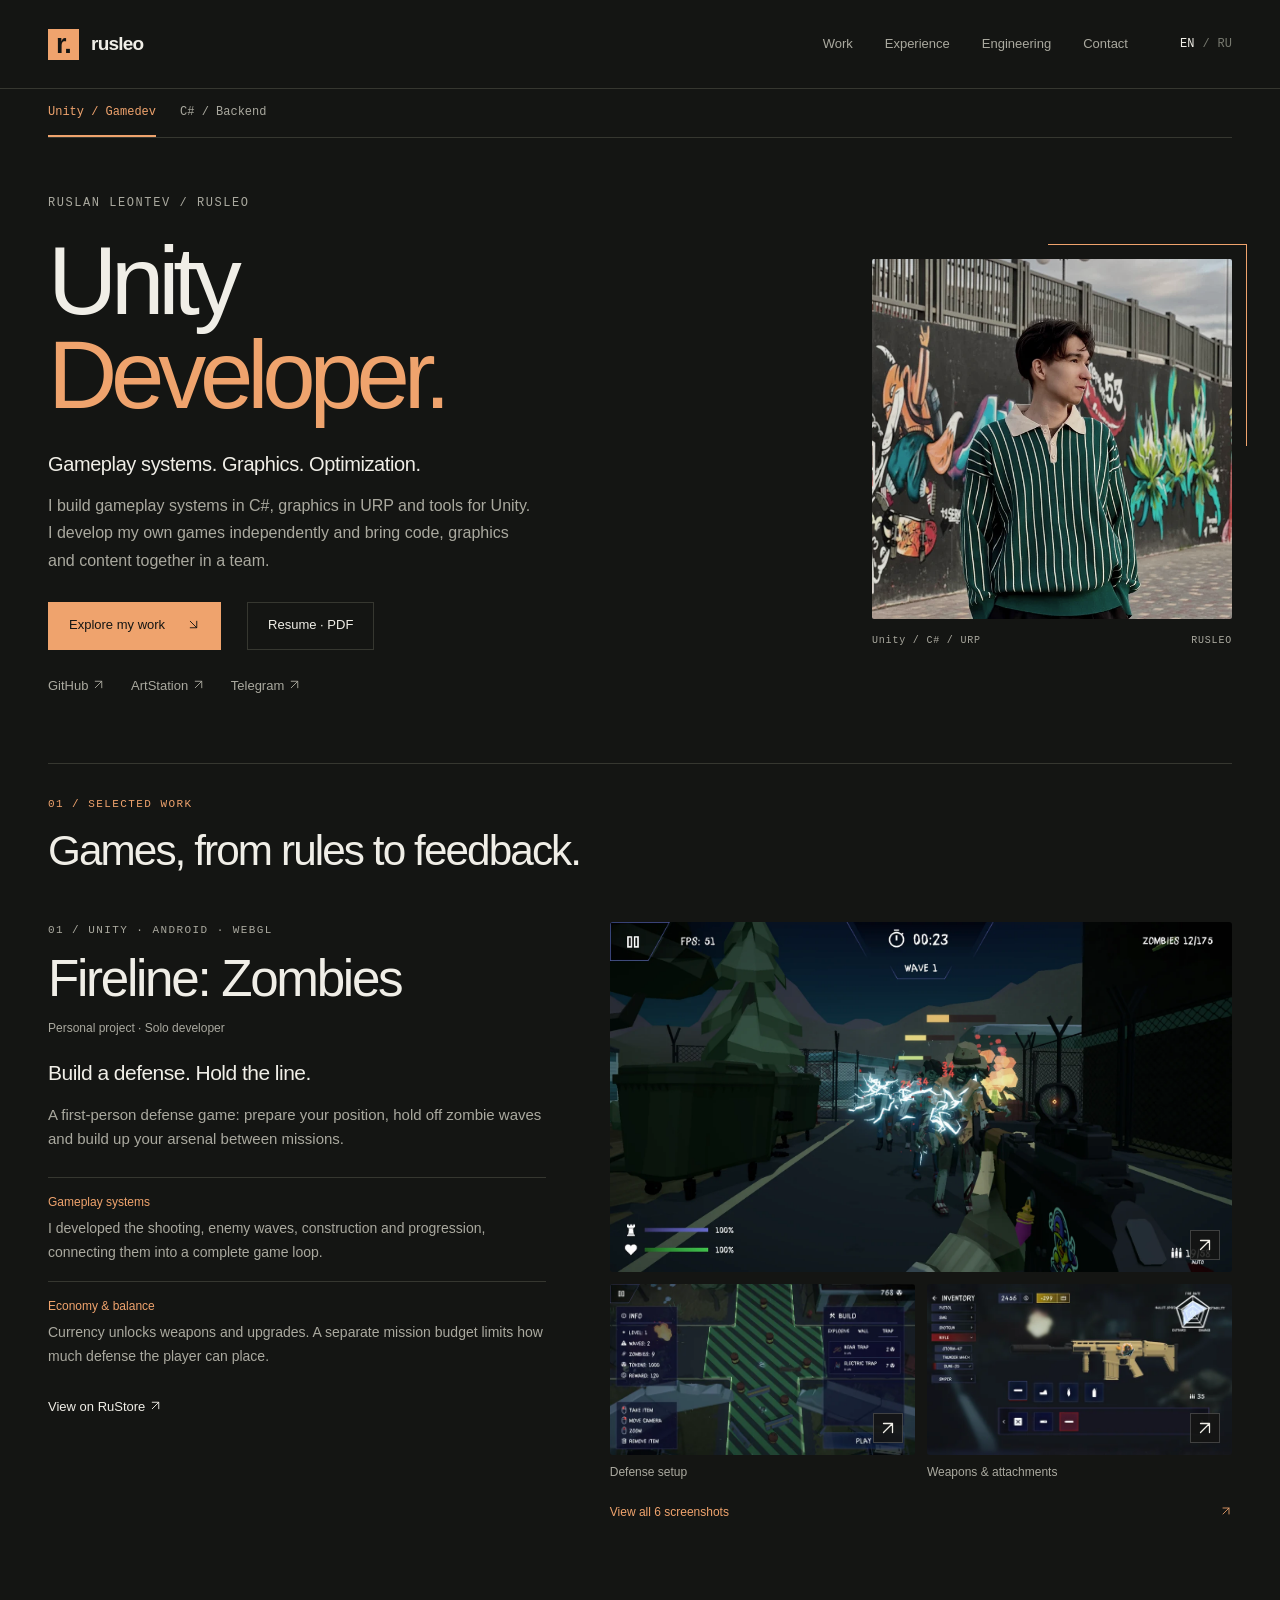
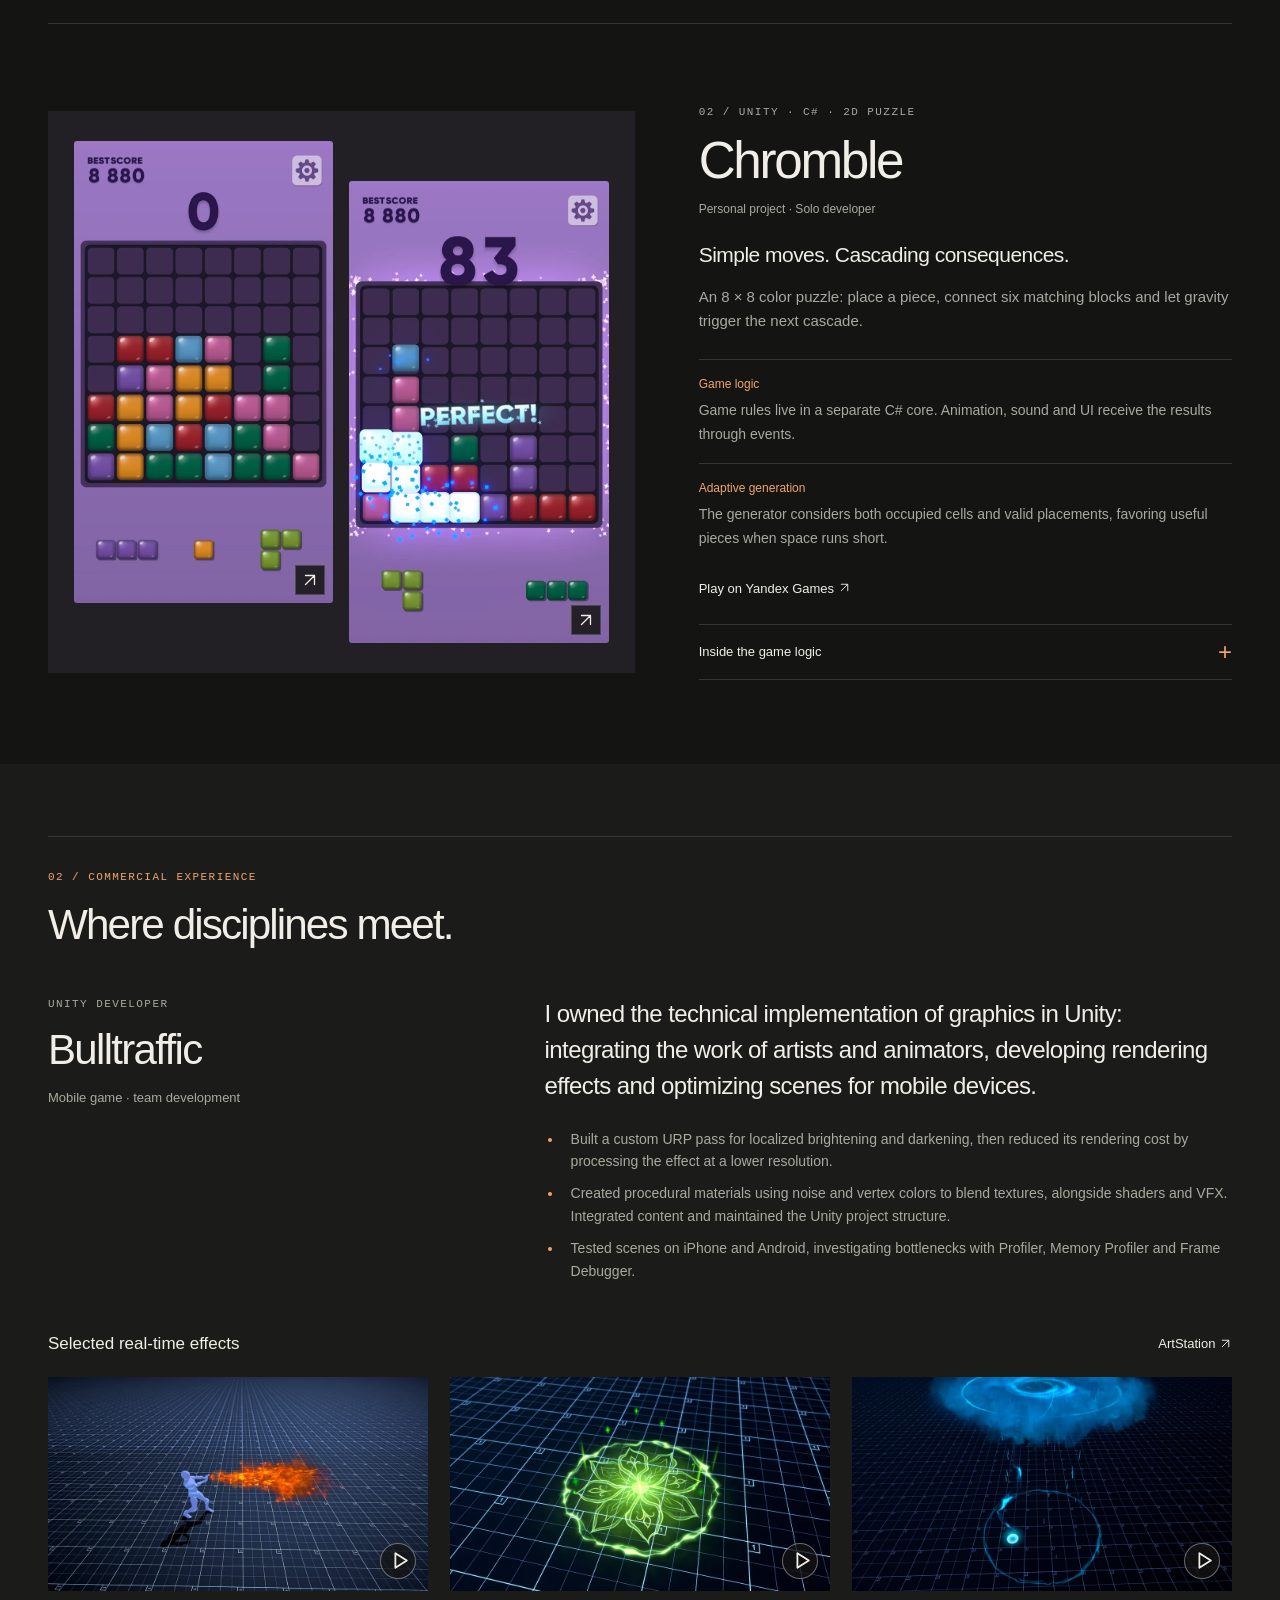
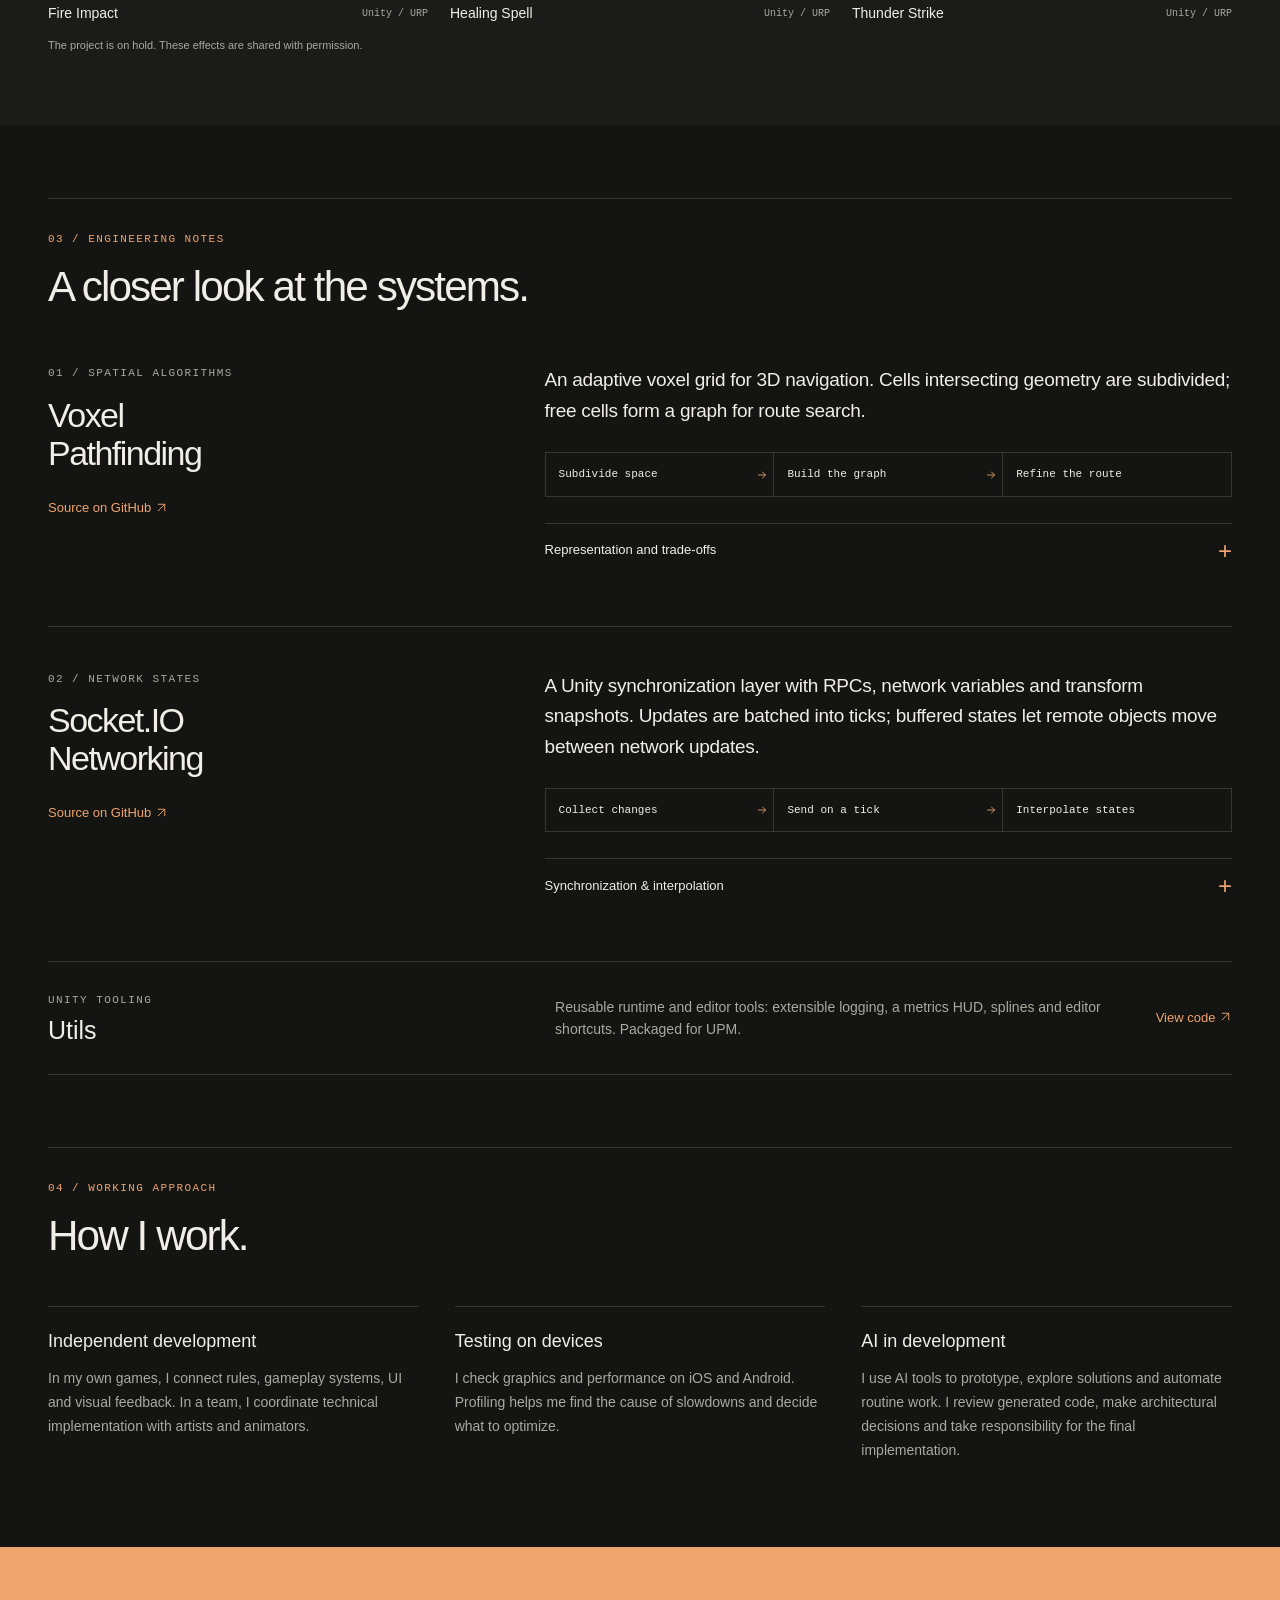
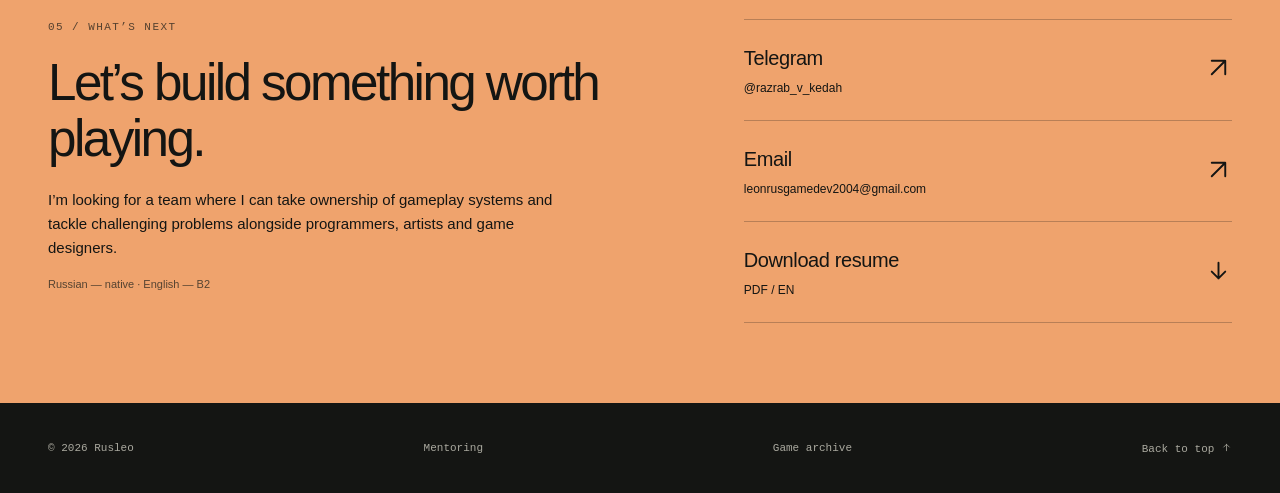
<file: index.html>
<!doctype html>
<html lang="en">
<head>
  <meta charset="utf-8">
  <meta name="viewport" content="width=device-width, initial-scale=1">
  <meta name="theme-color" content="#141513">
  <meta name="description" content="Ruslan Leontev — Unity Developer. Gameplay systems, real-time graphics and optimization. Selected games, commercial experience and open-source code.">
  <meta property="og:type" content="website">
  <meta property="og:title" content="Ruslan Leontev — Unity Developer">
  <meta property="og:description" content="Gameplay systems, real-time graphics and optimization. Selected work by Rusleo.">
  <meta property="og:url" content="https://rusleo.ru/">
  <meta property="og:image" content="https://rusleo.ru/assets/img/portfolio/social.jpg">
  <meta property="og:image:width" content="1200">
  <meta property="og:image:height" content="630">
  <meta name="twitter:card" content="summary_large_image">
  <link rel="canonical" href="https://rusleo.ru/">
  <link rel="icon" type="image/png" sizes="32x32" href="assets/img/portfolio/favicon.png?v=2">
  <link rel="icon" type="image/svg+xml" sizes="any" href="assets/img/portfolio/favicon.svg">
  <link rel="stylesheet" href="css/portfolio.css?v=20260917-workflow">
  <link rel="stylesheet" href="css/portfolio-nav.css?v=1">
  <title>Ruslan Leontev — Unity Developer</title>
</head>
<body id="top">
<a class="skip-link" href="#main">
<span data-i18n="skip">Skip to content</span>
</a>
<header class="site-header">
<div class="container topbar">
<a class="brand" href="#top">
<span class="brand-mark" aria-hidden="true">r.</span> rusleo</a>
<nav aria-label="Main" data-i18n-aria="navLabel">
<a class="nav-link" href="#work">
<span data-i18n="navWork">Work</span>
</a>
<a class="nav-link" href="#experience">
<span data-i18n="navExperience">Experience</span>
</a>
<a class="nav-link" href="#code">
<span data-i18n="navCode">Engineering</span>
</a>
<a class="nav-link" href="#contact">
<span data-i18n="navContact">Contact</span>
</a>
</nav>
<button class="lang-toggle" type="button" aria-label="Switch to Russian" data-i18n-aria="switchLanguage" hidden>
<span class="lang-en">EN</span>
<span aria-hidden="true">/</span>
<span class="lang-ru">RU</span>
</button>
</div>
</header>
<nav class="container portfolio-nav" aria-label="Portfolio">
  <a href="./" aria-current="page">Unity / Gamedev</a>
  <a href="csharp/">C# / Backend</a>
</nav>
<main id="main">
<section class="hero container" aria-labelledby="hero-title">
<div class="hero-copy">
<p data-i18n="heroName" class="eyebrow">RUSLAN LEONTEV / RUSLEO</p>
<h1 id="hero-title" aria-label="Unity Developer.">
<span class="hero-word" aria-hidden="true">Unity</span><br>
<span class="hero-word hero-word--accent" aria-hidden="true">Developer.</span>
</h1>
<p data-i18n="heroFocus" class="hero-focus">Gameplay systems. Graphics. Optimization.</p>
<p data-i18n="heroIntro" class="hero-intro">I build gameplay systems in C#, graphics in URP and tools for Unity. I develop my own games independently and bring code, graphics and content together in a team.</p>
<div class="actions">
<a class="button primary" href="#work">
<span data-i18n="viewWork">Explore my work</span> <span aria-hidden="true"><svg class="icon" viewBox="0 0 24 24" fill="none" stroke="currentColor" stroke-width="1.7" stroke-linecap="round" stroke-linejoin="round" aria-hidden="true" focusable="false"><path d="m6 6 12 12M6 18h12V6"/></svg></span>
</a>
<a class="button secondary" href="assets/Ruslan_Unity_Developer_CV.pdf?v=428f86d02760">
<span data-i18n="cv">Resume · PDF</span>
</a>
</div>
<div class="hero-links">
<a class="text-link" href="https://github.com/razrabVkedah" target="_blank" rel="noopener noreferrer">GitHub <svg class="icon" viewBox="0 0 24 24" fill="none" stroke="currentColor" stroke-width="1.7" stroke-linecap="round" stroke-linejoin="round" aria-hidden="true" focusable="false"><path d="M6 18 18 6M6 6h12v12"/></svg></a>
<a class="text-link" href="https://www.artstation.com/rusleo" target="_blank" rel="noopener noreferrer">ArtStation <svg class="icon" viewBox="0 0 24 24" fill="none" stroke="currentColor" stroke-width="1.7" stroke-linecap="round" stroke-linejoin="round" aria-hidden="true" focusable="false"><path d="M6 18 18 6M6 6h12v12"/></svg></a>
<a class="text-link" href="https://t.me/razrab_v_kedah" target="_blank" rel="noopener noreferrer">Telegram <svg class="icon" viewBox="0 0 24 24" fill="none" stroke="currentColor" stroke-width="1.7" stroke-linecap="round" stroke-linejoin="round" aria-hidden="true" focusable="false"><path d="M6 18 18 6M6 6h12v12"/></svg></a>
</div>
</div>
<figure class="hero-portrait">
<img src="assets/img/portfolio/portrait.webp" width="640" height="640" alt="Ruslan Leontev" data-i18n-alt="portrait" fetchpriority="high">
<figcaption>
<span>Unity / C# / URP</span>
<span aria-hidden="true">RUSLEO</span>
</figcaption>
</figure>
</section>
<section class="section container" id="work">
<div class="section-heading">
<div>
<span class="eyebrow">01 / <span data-i18n="workLabel">Selected work</span>
</span>
<h2 data-i18n="work">Games, from rules to feedback.</h2>
</div>
</div>
<article class="project fireline" aria-labelledby="fireline-title">
<header class="project-heading">
<p class="eyebrow">01 / UNITY · ANDROID · WEBGL</p>
<h3 id="fireline-title">Fireline: Zombies</h3>
<p data-i18n="solo" class="project-role">Personal project · Solo developer</p>
</header>
<div class="project-copy">
<p data-i18n="firelineLead" class="project-lead">Build a defense. Hold the line.</p>
<p data-i18n="firelineIntro">A first-person defense game: prepare your position, hold off zombie waves and build up your arsenal between missions.</p>
<dl class="project-facts">
<div>
<dt data-i18n="loopLabel">Gameplay systems</dt>
<dd data-i18n="firelineLoop">I developed the shooting, enemy waves, construction and progression, connecting them into a complete game loop.</dd>
</div>
<div>
<dt data-i18n="economyLabel">Economy &amp; balance</dt>
<dd data-i18n="firelineEconomy">Currency unlocks weapons and upgrades. A separate mission budget limits how much defense the player can place.</dd>
</div>
</dl>
<div class="actions">
<a class="text-link" href="https://rustore.ru/catalog/app/com.rusleo.firelinezombies" target="_blank" rel="noopener noreferrer"><span data-i18n="firelinePlay">View on RuStore</span> <span aria-hidden="true"><svg class="icon" viewBox="0 0 24 24" fill="none" stroke="currentColor" stroke-width="1.7" stroke-linecap="round" stroke-linejoin="round" aria-hidden="true" focusable="false"><path d="M6 18 18 6M6 6h12v12"/></svg></span></a>
</div>
</div>
<div class="project-media fireline-media">
<a class="shot" href="assets/img/fireline-zombies/combat.webp" data-image>
<img src="assets/img/fireline-zombies/combat.webp" width="1600" height="900" alt="Fireline: first-person combat with electrical hits against a zombie wave" data-i18n-alt="firelineCombat" loading="eager" decoding="async">
<span class="zoom" aria-hidden="true"><svg class="icon" viewBox="0 0 24 24" fill="none" stroke="currentColor" stroke-width="1.7" stroke-linecap="round" stroke-linejoin="round" aria-hidden="true" focusable="false"><path d="M6 18 18 6M6 6h12v12"/></svg></span>
</a>
<div class="fireline-thumbs">
<figure>
<a class="shot" href="assets/img/fireline-zombies/building.webp" data-image>
<img src="assets/img/fireline-zombies/building-thumb.webp" width="640" height="360" alt="Fireline: placing defenses inside the mission's construction zone" data-i18n-alt="firelineBuilding" loading="lazy" decoding="async">
<span class="zoom" aria-hidden="true"><svg class="icon" viewBox="0 0 24 24" fill="none" stroke="currentColor" stroke-width="1.7" stroke-linecap="round" stroke-linejoin="round" aria-hidden="true" focusable="false"><path d="M6 18 18 6M6 6h12v12"/></svg></span>
</a>
<figcaption data-i18n="buildingCaption">Defense setup</figcaption>
</figure>
<figure>
<a class="shot" href="assets/img/fireline-zombies/arsenal.webp" data-image>
<img src="assets/img/fireline-zombies/arsenal-thumb.webp" width="640" height="360" alt="Fireline: weapon selection, attachments and stats in the arsenal" data-i18n-alt="firelineArsenal" loading="lazy" decoding="async">
<span class="zoom" aria-hidden="true"><svg class="icon" viewBox="0 0 24 24" fill="none" stroke="currentColor" stroke-width="1.7" stroke-linecap="round" stroke-linejoin="round" aria-hidden="true" focusable="false"><path d="M6 18 18 6M6 6h12v12"/></svg></span>
</a>
<figcaption data-i18n="arsenalCaption">Weapons &amp; attachments</figcaption>
</figure>
</div>
<a href="assets/img/fireline-zombies/modifiers.webp" data-image hidden aria-label="Fireline: choosing a temporary combat modifier" data-i18n-aria="firelineModifiers"></a>
<a href="assets/img/fireline-zombies/missions.webp" data-image hidden aria-label="Fireline: mission selection on the world map" data-i18n-aria="firelineMissions"></a>
<a href="assets/img/fireline-zombies/scope.webp" data-image hidden aria-label="Fireline: aiming through a scope at an approaching zombie group" data-i18n-aria="firelineScope"></a>
<a class="gallery-link" href="assets/img/fireline-zombies/combat.webp" data-gallery><span data-i18n="firelineGallery">View all 6 screenshots</span> <span aria-hidden="true"><svg class="icon" viewBox="0 0 24 24" fill="none" stroke="currentColor" stroke-width="1.7" stroke-linecap="round" stroke-linejoin="round" aria-hidden="true" focusable="false"><path d="M6 18 18 6M6 6h12v12"/></svg></span></a>
</div>
</article>
<article class="project chromble" aria-labelledby="chromble-title">
<header class="project-heading">
<p class="eyebrow">02 / UNITY · C# · <span data-i18n="puzzleLabel">2D puzzle</span></p>
<h3 id="chromble-title">Chromble</h3>
<p data-i18n="solo" class="project-role">Personal project · Solo developer</p>
</header>
<div class="project-media chromble-media">
<a class="shot" href="assets/img/chromble/board.webp" data-image>
<img src="assets/img/chromble/board.webp" width="720" height="1280" alt="Chromble: the 8 × 8 board and three playable pieces" data-i18n-alt="chrombleBoard" loading="lazy" decoding="async">
<span class="zoom" aria-hidden="true"><svg class="icon" viewBox="0 0 24 24" fill="none" stroke="currentColor" stroke-width="1.7" stroke-linecap="round" stroke-linejoin="round" aria-hidden="true" focusable="false"><path d="M6 18 18 6M6 6h12v12"/></svg></span>
</a>
<a class="shot" href="assets/img/chromble/cascade.webp" data-image>
<img src="assets/img/chromble/cascade.webp" width="720" height="1280" alt="Chromble: a color group clears with particles and combo feedback" data-i18n-alt="chrombleCascade" loading="lazy" decoding="async">
<span class="zoom" aria-hidden="true"><svg class="icon" viewBox="0 0 24 24" fill="none" stroke="currentColor" stroke-width="1.7" stroke-linecap="round" stroke-linejoin="round" aria-hidden="true" focusable="false"><path d="M6 18 18 6M6 6h12v12"/></svg></span>
</a>
</div>
<div class="project-copy">
<p data-i18n="chrombleLead" class="project-lead">Simple moves. Cascading consequences.</p>
<p data-i18n="chrombleIntro">An 8 × 8 color puzzle: place a piece, connect six matching blocks and let gravity trigger the next cascade.</p>
<dl class="project-facts">
<div>
<dt data-i18n="coreLabel">Game logic</dt>
<dd data-i18n="chrombleCore">Game rules live in a separate C# core. Animation, sound and UI receive the results through events.</dd>
</div>
<div>
<dt data-i18n="generationLabel">Adaptive generation</dt>
<dd data-i18n="chrombleGeneration">The generator considers both occupied cells and valid placements, favoring useful pieces when space runs short.</dd>
</div>
</dl>
<div class="actions">
<a class="text-link" href="https://yandex.ru/games/app/562818" target="_blank" rel="noopener noreferrer"><span data-i18n="chromblePlay">Play on Yandex Games</span> <span aria-hidden="true"><svg class="icon" viewBox="0 0 24 24" fill="none" stroke="currentColor" stroke-width="1.7" stroke-linecap="round" stroke-linejoin="round" aria-hidden="true" focusable="false"><path d="M6 18 18 6M6 6h12v12"/></svg></span></a>
</div>
<details class="breakdown">
<summary>
<span data-i18n="chrombleDetails">Inside the game logic</span>
<span class="expand" aria-hidden="true">+</span>
</summary>
<div class="breakdown-body">
<p data-i18n="chrombleDetail1">BoardModel handles placement, gravity and connected color groups. BoardResolver computes the cascade sequence; effects and sound follow its events.</p>
<ol class="pipeline">
<li data-i18n="chrombleStep1">Evaluate the board</li>
<li data-i18n="chrombleStep2">Choose a shape and color</li>
<li data-i18n="chrombleStep3">Resolve the cascade</li>
</ol>
<p data-i18n="chrombleDetail2">When space runs short, SpawnDirector favors pieces with more valid placements or searches for a shape, color and position that clears more blocks. Piece selection responds to the shape of the free space, not just its area.</p>
<p data-i18n="chrombleDetail3">The next piece can be picked up during a cascade, but placement waits until the board settles. Preview calculations do not change the live board.</p>
</div>
</details>
</div>
</article>
</section>
<section class="section experience-section" id="experience">
<div class="container">
<div class="section-heading">
<div>
<span class="eyebrow">02 / <span data-i18n="experienceLabel">Commercial experience</span>
</span>
<h2 data-i18n="experience">Where disciplines meet.</h2>
</div>
</div>
<div class="experience-intro">
<div>
<p class="eyebrow">UNITY DEVELOPER</p>
<h3>Bulltraffic</h3>
<p data-i18n="bullContext" class="muted">Mobile game · team development</p>
</div>
<div>
<p data-i18n="bullIntro" class="experience-lead">I owned the technical implementation of graphics in Unity: integrating the work of artists and animators, developing rendering effects and optimizing scenes for mobile devices.</p>
<ul class="experience-list">
<li data-i18n="bull1">Built a custom URP pass for localized brightening and darkening, then reduced its rendering cost by processing the effect at a lower resolution.</li>
<li data-i18n="bull2">Created procedural materials using noise and vertex colors to blend textures, alongside shaders and VFX. Integrated content and maintained the Unity project structure.</li>
<li data-i18n="bull3">Tested scenes on iPhone and Android, investigating bottlenecks with Profiler, Memory Profiler and Frame Debugger.</li>
</ul>
</div>
</div>
<div class="vfx-heading">
<h4 data-i18n="vfxHeading">Selected real-time effects</h4>
<a class="text-link" href="https://www.artstation.com/rusleo" target="_blank" rel="noopener noreferrer">ArtStation <svg class="icon" viewBox="0 0 24 24" fill="none" stroke="currentColor" stroke-width="1.7" stroke-linecap="round" stroke-linejoin="round" aria-hidden="true" focusable="false"><path d="M6 18 18 6M6 6h12v12"/></svg></a>
</div>
<div class="vfx-grid">
<a class="vfx-item" href="https://www.youtube.com/watch?v=v-npzKpGGV8" data-video="v-npzKpGGV8">
<div class="vfx-preview">
<img src="assets/img/portfolio/fire.webp" width="960" height="540" loading="lazy" alt=""/>
<span class="play-icon" aria-hidden="true"><svg class="icon" viewBox="0 0 24 24" fill="none" stroke="currentColor" stroke-width="1.7" stroke-linecap="round" stroke-linejoin="round" aria-hidden="true" focusable="false"><path d="m9 5 11 7-11 7Z"/></svg></span>
</div>
<div class="vfx-caption">
<h5 data-i18n="vfxfire">Fire Impact</h5>
<span class="muted">Unity / URP</span>
</div>
<span class="sr-only">
<span data-i18n="watch">Watch video</span>
</span>
</a>
<a class="vfx-item" href="https://www.youtube.com/watch?v=HFzsk558dPo" data-video="HFzsk558dPo">
<div class="vfx-preview">
<img src="assets/img/portfolio/heal.webp" width="960" height="540" loading="lazy" alt=""/>
<span class="play-icon" aria-hidden="true"><svg class="icon" viewBox="0 0 24 24" fill="none" stroke="currentColor" stroke-width="1.7" stroke-linecap="round" stroke-linejoin="round" aria-hidden="true" focusable="false"><path d="m9 5 11 7-11 7Z"/></svg></span>
</div>
<div class="vfx-caption">
<h5 data-i18n="vfxheal">Healing Spell</h5>
<span class="muted">Unity / URP</span>
</div>
<span class="sr-only">
<span data-i18n="watch">Watch video</span>
</span>
</a>
<a class="vfx-item" href="https://www.youtube.com/watch?v=s4bNwzBxY3g" data-video="s4bNwzBxY3g">
<div class="vfx-preview">
<img src="assets/img/portfolio/thunder.webp" width="960" height="540" loading="lazy" alt=""/>
<span class="play-icon" aria-hidden="true"><svg class="icon" viewBox="0 0 24 24" fill="none" stroke="currentColor" stroke-width="1.7" stroke-linecap="round" stroke-linejoin="round" aria-hidden="true" focusable="false"><path d="m9 5 11 7-11 7Z"/></svg></span>
</div>
<div class="vfx-caption">
<h5 data-i18n="vfxthunder">Thunder Strike</h5>
<span class="muted">Unity / URP</span>
</div>
<span class="sr-only">
<span data-i18n="watch">Watch video</span>
</span>
</a>
</div>
<p data-i18n="bullNote" class="media-caption">The project is on hold. These effects are shared with permission.</p>
</div>
</section>
<section class="section container" id="code">
<div class="section-heading">
<div>
<span class="eyebrow">03 / <span data-i18n="engineeringLabel">Engineering notes</span>
</span>
<h2 data-i18n="engineering">A closer look at the systems.</h2>
</div>
</div>
<article class="engineering-row">
<div class="engineering-title">
<p class="eyebrow">01 / <span data-i18n="spatialLabel">Spatial algorithms</span>
</p>
<h3>Voxel<br>Pathfinding</h3>
<a class="text-link" href="https://github.com/razrabVkedah/voxel-pathfinding" target="_blank" rel="noopener noreferrer">
<span data-i18n="source">Source on GitHub</span> <svg class="icon" viewBox="0 0 24 24" fill="none" stroke="currentColor" stroke-width="1.7" stroke-linecap="round" stroke-linejoin="round" aria-hidden="true" focusable="false"><path d="M6 18 18 6M6 6h12v12"/></svg></a>
</div>
<div class="engineering-copy">
<p data-i18n="voxelIntro" class="engineering-lead">An adaptive voxel grid for 3D navigation. Cells intersecting geometry are subdivided; free cells form a graph for route search.</p>
<ol class="pipeline">
<li data-i18n="voxelStep1">Subdivide space</li>
<li data-i18n="voxelStep2">Build the graph</li>
<li data-i18n="voxelStep3">Refine the route</li>
</ol>
<details class="breakdown">
<summary>
<span data-i18n="voxelDetails">Representation and trade-offs</span>
<span class="expand" aria-hidden="true">+</span>
</summary>
<div class="breakdown-body">
<p data-i18n="voxelDetail1">Subdivision creates eight child cells with face-based adjacency. Route processing uses intersections with cell faces before the demo agent follows a smoothed path.</p>
<p data-i18n="voxelDetail2">Cell size trades geometric precision against graph size. The current search keeps open nodes in a list and sorts it at each step.</p>
</div>
</details>
</div>
</article>
<article class="engineering-row">
<div class="engineering-title">
<p class="eyebrow">02 / <span data-i18n="networkLabel">Network states</span>
</p>
<h3>Socket.IO<br>Networking</h3>
<a class="text-link" href="https://github.com/razrabVkedah/socketio-networking" target="_blank" rel="noopener noreferrer">
<span data-i18n="source">Source on GitHub</span> <svg class="icon" viewBox="0 0 24 24" fill="none" stroke="currentColor" stroke-width="1.7" stroke-linecap="round" stroke-linejoin="round" aria-hidden="true" focusable="false"><path d="M6 18 18 6M6 6h12v12"/></svg></a>
</div>
<div class="engineering-copy">
<p data-i18n="networkIntro" class="engineering-lead">A Unity synchronization layer with RPCs, network variables and transform snapshots. Updates are batched into ticks; buffered states let remote objects move between network updates.</p>
<ol class="pipeline">
<li data-i18n="networkStep1">Collect changes</li>
<li data-i18n="networkStep2">Send on a tick</li>
<li data-i18n="networkStep3">Interpolate states</li>
</ol>
<details class="breakdown">
<summary>
<span data-i18n="networkDetails">Synchronization &amp; interpolation</span>
<span class="expand" aria-hidden="true">+</span>
</summary>
<div class="breakdown-body">
<p data-i18n="networkDetail1">Attributes register RPCs; generic network variables define state. HostToClient, ClientToHost and Both control update direction, while Calm and Forced distinguish sending modes.</p>
<p data-i18n="networkDetail2">Interpolation plays back states with a short delay, keeping neighboring snapshots in the buffer to calculate the position between them. Smoother motion comes at the cost of that delay.</p>
<p data-i18n="networkDependencies">The client requires the paid Best Socket.IO transport and a separate server, which is not included in the repository. Prediction and reconciliation are outside the implemented feature set.</p>
</div>
</details>
</div>
</article>
<aside class="tools-row">
<div>
<p class="eyebrow">
<span data-i18n="toolsLabel">Unity tooling</span>
</p>
<h3>Utils</h3>
</div>
<p data-i18n="utils">Reusable runtime and editor tools: extensible logging, a metrics HUD, splines and editor shortcuts. Packaged for UPM.</p>
<a class="text-link" href="https://github.com/razrabVkedah/utils" target="_blank" rel="noopener noreferrer">
<span data-i18n="viewCode">View code</span> <svg class="icon" viewBox="0 0 24 24" fill="none" stroke="currentColor" stroke-width="1.7" stroke-linecap="round" stroke-linejoin="round" aria-hidden="true" focusable="false"><path d="M6 18 18 6M6 6h12v12"/></svg></a>
</aside>
</section>
<section class="section container approach-section" aria-labelledby="approach-title">
  <div class="section-heading">
    <div>
      <span class="eyebrow">04 / <span data-i18n="approachLabel">Working approach</span></span>
      <h2 id="approach-title" data-i18n="approachTitle">How I work.</h2>
    </div>
  </div>
  <div class="approach-grid">
    <article>
      <h3 data-i18n="ownershipTitle">Independent development</h3>
      <p data-i18n="ownershipText">In my own games, I connect rules, gameplay systems, UI and visual feedback. In a team, I coordinate technical implementation with artists and animators.</p>
    </article>
    <article>
      <h3 data-i18n="validationTitle">Testing on devices</h3>
      <p data-i18n="validationText">I check graphics and performance on iOS and Android. Profiling helps me find the cause of slowdowns and decide what to optimize.</p>
    </article>
    <article>
      <h3 data-i18n="aiTitle">AI in development</h3>
      <p data-i18n="aiText">I use AI tools to prototype, explore solutions and automate routine work. I review generated code, make architectural decisions and take responsibility for the final implementation.</p>
    </article>
  </div>
</section>
<section class="contact-section" id="contact">
<div class="container contact-layout">
<div>
<p class="eyebrow">05 / <span data-i18n="next">WHAT’S NEXT</span>
</p>
<h2 data-i18n="contactTitle">Let’s build something worth playing.</h2>
<p data-i18n="contactIntro">I’m looking for a team where I can take ownership of gameplay systems and tackle challenging problems alongside programmers, artists and game designers.</p>
<p data-i18n="languages" class="media-caption">Russian — native · English — B2</p>
</div>
<div class="contact-links">
<a class="contact-link" href="https://t.me/razrab_v_kedah" target="_blank" rel="noopener noreferrer">
<span>Telegram<small>@razrab_v_kedah</small>
</span>
<span aria-hidden="true"><svg class="icon" viewBox="0 0 24 24" fill="none" stroke="currentColor" stroke-width="1.7" stroke-linecap="round" stroke-linejoin="round" aria-hidden="true" focusable="false"><path d="M6 18 18 6M6 6h12v12"/></svg></span>
</a>
<a class="contact-link" href="mailto:leonrusgamedev2004@gmail.com">
<span>Email<small>leonrusgamedev2004@gmail.com</small>
</span>
<span aria-hidden="true"><svg class="icon" viewBox="0 0 24 24" fill="none" stroke="currentColor" stroke-width="1.7" stroke-linecap="round" stroke-linejoin="round" aria-hidden="true" focusable="false"><path d="M6 18 18 6M6 6h12v12"/></svg></span>
</a>
<a class="contact-link" href="assets/Ruslan_Unity_Developer_CV.pdf?v=428f86d02760" download>
<span>
<span data-i18n="download">Download resume</span>
<small>PDF / EN</small>
</span>
<span aria-hidden="true"><svg class="icon" viewBox="0 0 24 24" fill="none" stroke="currentColor" stroke-width="1.7" stroke-linecap="round" stroke-linejoin="round" aria-hidden="true" focusable="false"><path d="M12 5v14m-6-6 6 6 6-6"/></svg></span>
</a>
</div>
</div>
</section>
</main>
<footer class="container site-footer" style="flex-wrap: wrap; padding-block: 16px;">
<span>© <span id="year">2026</span> Rusleo</span>
<a class="text-link" href="mentoring/"><span data-i18n="mentoringLink">Mentoring</span></a>
<a class="text-link" href="archive/"><span data-i18n="archiveLink">Game archive</span></a>
<a class="text-link" href="#top">
<span data-i18n="backTop">Back to top</span> <svg class="icon" viewBox="0 0 24 24" fill="none" stroke="currentColor" stroke-width="1.7" stroke-linecap="round" stroke-linejoin="round" aria-hidden="true" focusable="false"><path d="M12 19V5m-6 6 6-6 6 6"/></svg></a>
</footer>
<dialog class="media-dialog" aria-labelledby="media-title">
<div class="dialog-toolbar">
<h2 id="media-title">
</h2>
<button class="dialog-close" type="button" aria-label="Close" data-i18n-aria="close">×</button>
</div>
<div class="dialog-content">
</div>
<div class="dialog-footer">
<button type="button" class="gallery-prev" data-i18n-aria="previous" aria-label="Previous image"><svg class="icon" viewBox="0 0 24 24" fill="none" stroke="currentColor" stroke-width="1.7" stroke-linecap="round" stroke-linejoin="round" aria-hidden="true" focusable="false"><path d="M19 12H5m6-6-6 6 6 6"/></svg></button>
<span class="gallery-count" aria-live="polite">
</span>
<button type="button" class="gallery-next" data-i18n-aria="nextImage" aria-label="Next image"><svg class="icon" viewBox="0 0 24 24" fill="none" stroke="currentColor" stroke-width="1.7" stroke-linecap="round" stroke-linejoin="round" aria-hidden="true" focusable="false"><path d="M5 12h14m-6-6 6 6-6 6"/></svg></button>
<a class="video-external" target="_blank" rel="noopener noreferrer">
<span data-i18n="openYoutube">Open on YouTube</span> <svg class="icon" viewBox="0 0 24 24" fill="none" stroke="currentColor" stroke-width="1.7" stroke-linecap="round" stroke-linejoin="round" aria-hidden="true" focusable="false"><path d="M6 18 18 6M6 6h12v12"/></svg>
</a>
</div>
</dialog>
<script src="data/text-en.js?v=a90885dac81a" defer>
</script>
<script src="data/text-ru.js?v=02946a61be72" defer>
</script>
<script src="js/i18n.js?v=e838ff8ddc93" defer>
</script>
<script src="js/app.js" defer>
</script>
<script src="js/hero-glitch.js?v=6b6de313e7c3" defer></script>
</body>
</html>
</file>
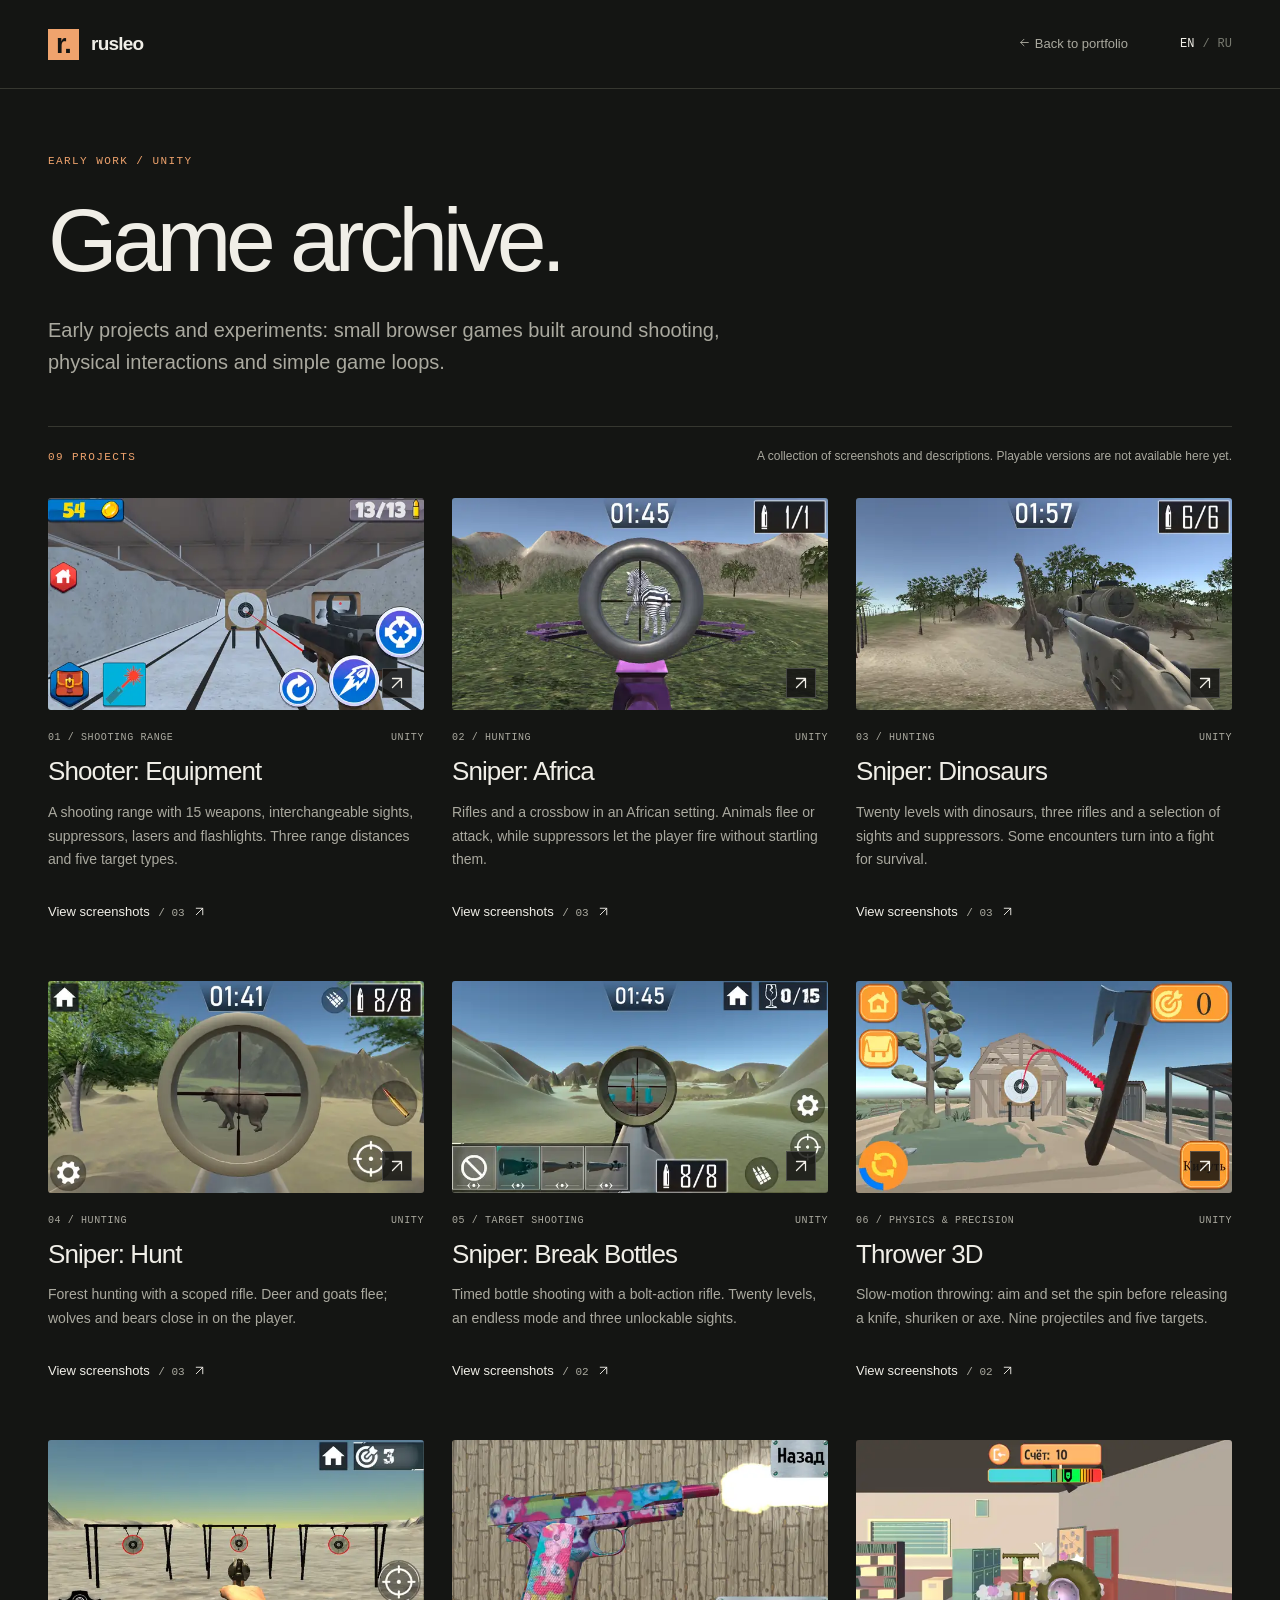
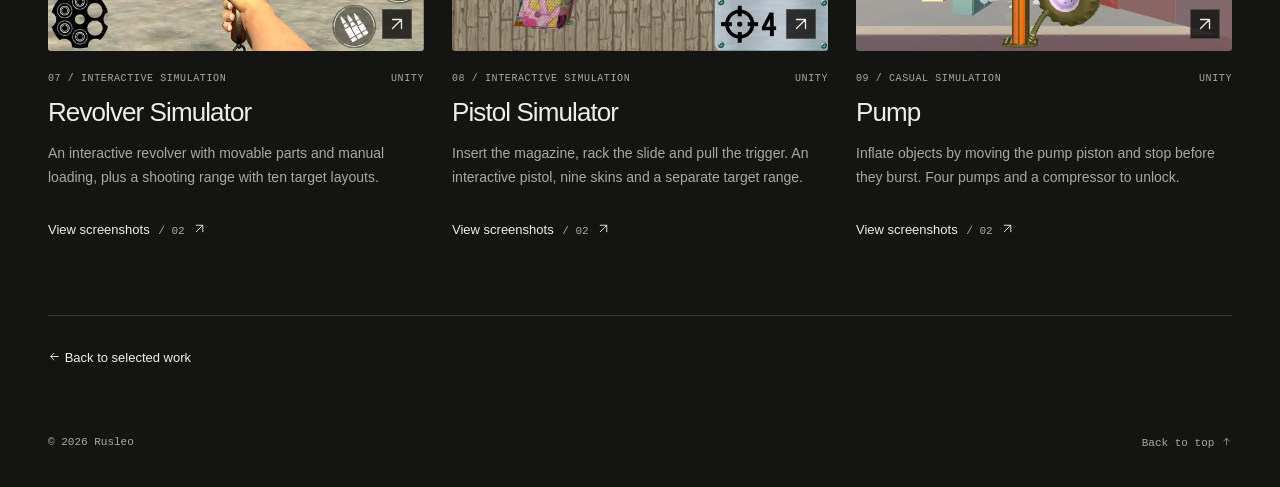
<file: archive/index.html>
<!doctype html>
<html lang="en"><head>
<meta charset="utf-8"><meta name="viewport" content="width=device-width, initial-scale=1">
<meta name="theme-color" content="#141513">
<title>Game archive — Rusleo</title>
<meta name="description" content="Early games and experiments by Rusleo. A collection of browser shooters, interactive simulations and casual games.">
<meta property="og:type" content="website"><meta property="og:title" content="Game archive — Rusleo">
<meta property="og:description" content="Early games and experiments by Rusleo. A collection of browser shooters, interactive simulations and casual games.">
<meta property="og:url" content="https://rusleo.ru/archive/">
<link rel="canonical" href="https://rusleo.ru/archive/">
<link rel="icon" type="image/png" sizes="32x32" href="../assets/img/portfolio/favicon.png?v=2">
<link rel="icon" type="image/svg+xml" href="../assets/img/portfolio/favicon.svg">
<link rel="stylesheet" href="../css/portfolio.css"><link rel="stylesheet" href="../css/archive.css">
</head><body id="top">
<a class="skip-link" href="#main"><span data-i18n="skip">Skip to content</span></a>
<header class="site-header"><div class="container topbar">
<a class="brand" href="../"><span class="brand-mark" aria-hidden="true">r.</span> rusleo</a>
<nav aria-label="Main" data-i18n-aria="navLabel"><a class="nav-link" href="../"><svg class="icon" viewBox="0 0 24 24" fill="none" stroke="currentColor" stroke-width="1.7" stroke-linecap="round" stroke-linejoin="round" aria-hidden="true" focusable="false"><path d="M19 12H5m6-6-6 6 6 6"/></svg> <span data-i18n="archiveBack">Back to portfolio</span></a></nav>
<button class="lang-toggle" type="button" aria-label="Switch to Russian" data-i18n-aria="switchLanguage" hidden><span class="lang-en">EN</span><span aria-hidden="true">/</span><span class="lang-ru">RU</span></button>
</div></header>
<main class="container" id="main">
<section class="archive-intro" aria-labelledby="archive-title">
<p data-i18n="archiveLabel" class="eyebrow">Early work / Unity</p>
<h1 id="archive-title" data-i18n="archiveTitle">Game archive.</h1>
<p data-i18n="archiveIntro" class="archive-lead">Early projects and experiments: small browser games built around shooting, physical interactions and simple game loops.</p>
<div class="archive-index"><span data-i18n="archiveCount" class="eyebrow">09 projects</span><p data-i18n="archiveNote">A collection of screenshots and descriptions. Playable versions are not available here yet.</p></div>
</section>
<div class="archive-grid"><article class="archive-card" id="staff" aria-labelledby="staff-title">
 <div class="project-media"><a class="shot archive-cover" href="../assets/img/archive/staff-1.webp" data-image><img src="../assets/img/archive/staff-thumb.webp" width="640" height="360" loading="lazy" decoding="async" alt="Shooter: Equipment — screenshot 1" data-i18n-alt="staffShot1"><span class="zoom"><svg class="icon" viewBox="0 0 24 24" fill="none" stroke="currentColor" stroke-width="1.7" stroke-linecap="round" stroke-linejoin="round" aria-hidden="true" focusable="false"><path d="M6 18 18 6M6 6h12v12"/></svg></span></a><a href="../assets/img/archive/staff-2.webp" data-image hidden aria-label="Shooter: Equipment — screenshot 2" data-i18n-aria="staffShot2"></a><a href="../assets/img/archive/staff-3.webp" data-image hidden aria-label="Shooter: Equipment — screenshot 3" data-i18n-aria="staffShot3"></a>
 <div class="archive-card-meta"><span class="eyebrow">01 / <span data-i18n="staffGenre">Shooting range</span></span><span class="eyebrow">UNITY</span></div>
 <h2 id="staff-title" data-i18n="staffTitle">Shooter: Equipment</h2>
 <p data-i18n="staffDesc" class="archive-description">A shooting range with 15 weapons, interchangeable sights, suppressors, lasers and flashlights. Three range distances and five target types.</p>
 <a class="text-link archive-gallery" href="../assets/img/archive/staff-1.webp" data-gallery><span data-i18n="archiveView">View screenshots</span> <span class="archive-image-count">/ 03</span> <svg class="icon" viewBox="0 0 24 24" fill="none" stroke="currentColor" stroke-width="1.7" stroke-linecap="round" stroke-linejoin="round" aria-hidden="true" focusable="false"><path d="M6 18 18 6M6 6h12v12"/></svg></a>
 </div></article><article class="archive-card" id="africa" aria-labelledby="africa-title">
 <div class="project-media"><a class="shot archive-cover" href="../assets/img/archive/africa-1.webp" data-image><img src="../assets/img/archive/africa-thumb.webp" width="640" height="360" loading="lazy" decoding="async" alt="Sniper: Africa — screenshot 1" data-i18n-alt="africaShot1"><span class="zoom"><svg class="icon" viewBox="0 0 24 24" fill="none" stroke="currentColor" stroke-width="1.7" stroke-linecap="round" stroke-linejoin="round" aria-hidden="true" focusable="false"><path d="M6 18 18 6M6 6h12v12"/></svg></span></a><a href="../assets/img/archive/africa-2.webp" data-image hidden aria-label="Sniper: Africa — screenshot 2" data-i18n-aria="africaShot2"></a><a href="../assets/img/archive/africa-3.webp" data-image hidden aria-label="Sniper: Africa — screenshot 3" data-i18n-aria="africaShot3"></a>
 <div class="archive-card-meta"><span class="eyebrow">02 / <span data-i18n="africaGenre">Hunting</span></span><span class="eyebrow">UNITY</span></div>
 <h2 id="africa-title" data-i18n="africaTitle">Sniper: Africa</h2>
 <p data-i18n="africaDesc" class="archive-description">Rifles and a crossbow in an African setting. Animals flee or attack, while suppressors let the player fire without startling them.</p>
 <a class="text-link archive-gallery" href="../assets/img/archive/africa-1.webp" data-gallery><span data-i18n="archiveView">View screenshots</span> <span class="archive-image-count">/ 03</span> <svg class="icon" viewBox="0 0 24 24" fill="none" stroke="currentColor" stroke-width="1.7" stroke-linecap="round" stroke-linejoin="round" aria-hidden="true" focusable="false"><path d="M6 18 18 6M6 6h12v12"/></svg></a>
 </div></article><article class="archive-card" id="dino" aria-labelledby="dino-title">
 <div class="project-media"><a class="shot archive-cover" href="../assets/img/archive/dino-1.webp" data-image><img src="../assets/img/archive/dino-thumb.webp" width="640" height="360" loading="lazy" decoding="async" alt="Sniper: Dinosaurs — screenshot 1" data-i18n-alt="dinoShot1"><span class="zoom"><svg class="icon" viewBox="0 0 24 24" fill="none" stroke="currentColor" stroke-width="1.7" stroke-linecap="round" stroke-linejoin="round" aria-hidden="true" focusable="false"><path d="M6 18 18 6M6 6h12v12"/></svg></span></a><a href="../assets/img/archive/dino-2.webp" data-image hidden aria-label="Sniper: Dinosaurs — screenshot 2" data-i18n-aria="dinoShot2"></a><a href="../assets/img/archive/dino-3.webp" data-image hidden aria-label="Sniper: Dinosaurs — screenshot 3" data-i18n-aria="dinoShot3"></a>
 <div class="archive-card-meta"><span class="eyebrow">03 / <span data-i18n="dinoGenre">Hunting</span></span><span class="eyebrow">UNITY</span></div>
 <h2 id="dino-title" data-i18n="dinoTitle">Sniper: Dinosaurs</h2>
 <p data-i18n="dinoDesc" class="archive-description">Twenty levels with dinosaurs, three rifles and a selection of sights and suppressors. Some encounters turn into a fight for survival.</p>
 <a class="text-link archive-gallery" href="../assets/img/archive/dino-1.webp" data-gallery><span data-i18n="archiveView">View screenshots</span> <span class="archive-image-count">/ 03</span> <svg class="icon" viewBox="0 0 24 24" fill="none" stroke="currentColor" stroke-width="1.7" stroke-linecap="round" stroke-linejoin="round" aria-hidden="true" focusable="false"><path d="M6 18 18 6M6 6h12v12"/></svg></a>
 </div></article><article class="archive-card" id="hunt" aria-labelledby="hunt-title">
 <div class="project-media"><a class="shot archive-cover" href="../assets/img/archive/hunt-1.webp" data-image><img src="../assets/img/archive/hunt-thumb.webp" width="640" height="360" loading="lazy" decoding="async" alt="Sniper: Hunt — screenshot 1" data-i18n-alt="huntShot1"><span class="zoom"><svg class="icon" viewBox="0 0 24 24" fill="none" stroke="currentColor" stroke-width="1.7" stroke-linecap="round" stroke-linejoin="round" aria-hidden="true" focusable="false"><path d="M6 18 18 6M6 6h12v12"/></svg></span></a><a href="../assets/img/archive/hunt-2.webp" data-image hidden aria-label="Sniper: Hunt — screenshot 2" data-i18n-aria="huntShot2"></a><a href="../assets/img/archive/hunt-3.webp" data-image hidden aria-label="Sniper: Hunt — screenshot 3" data-i18n-aria="huntShot3"></a>
 <div class="archive-card-meta"><span class="eyebrow">04 / <span data-i18n="huntGenre">Hunting</span></span><span class="eyebrow">UNITY</span></div>
 <h2 id="hunt-title" data-i18n="huntTitle">Sniper: Hunt</h2>
 <p data-i18n="huntDesc" class="archive-description">Forest hunting with a scoped rifle. Deer and goats flee; wolves and bears close in on the player.</p>
 <a class="text-link archive-gallery" href="../assets/img/archive/hunt-1.webp" data-gallery><span data-i18n="archiveView">View screenshots</span> <span class="archive-image-count">/ 03</span> <svg class="icon" viewBox="0 0 24 24" fill="none" stroke="currentColor" stroke-width="1.7" stroke-linecap="round" stroke-linejoin="round" aria-hidden="true" focusable="false"><path d="M6 18 18 6M6 6h12v12"/></svg></a>
 </div></article><article class="archive-card" id="bottle" aria-labelledby="bottle-title">
 <div class="project-media"><a class="shot archive-cover" href="../assets/img/archive/bottle-1.webp" data-image><img src="../assets/img/archive/bottle-thumb.webp" width="640" height="360" loading="lazy" decoding="async" alt="Sniper: Break Bottles — screenshot 1" data-i18n-alt="bottleShot1"><span class="zoom"><svg class="icon" viewBox="0 0 24 24" fill="none" stroke="currentColor" stroke-width="1.7" stroke-linecap="round" stroke-linejoin="round" aria-hidden="true" focusable="false"><path d="M6 18 18 6M6 6h12v12"/></svg></span></a><a href="../assets/img/archive/bottle-2.webp" data-image hidden aria-label="Sniper: Break Bottles — screenshot 2" data-i18n-aria="bottleShot2"></a>
 <div class="archive-card-meta"><span class="eyebrow">05 / <span data-i18n="bottleGenre">Target shooting</span></span><span class="eyebrow">UNITY</span></div>
 <h2 id="bottle-title" data-i18n="bottleTitle">Sniper: Break Bottles</h2>
 <p data-i18n="bottleDesc" class="archive-description">Timed bottle shooting with a bolt-action rifle. Twenty levels, an endless mode and three unlockable sights.</p>
 <a class="text-link archive-gallery" href="../assets/img/archive/bottle-1.webp" data-gallery><span data-i18n="archiveView">View screenshots</span> <span class="archive-image-count">/ 02</span> <svg class="icon" viewBox="0 0 24 24" fill="none" stroke="currentColor" stroke-width="1.7" stroke-linecap="round" stroke-linejoin="round" aria-hidden="true" focusable="false"><path d="M6 18 18 6M6 6h12v12"/></svg></a>
 </div></article><article class="archive-card" id="thrower" aria-labelledby="thrower-title">
 <div class="project-media"><a class="shot archive-cover" href="../assets/img/archive/thrower-1.webp" data-image><img src="../assets/img/archive/thrower-thumb.webp" width="640" height="360" loading="lazy" decoding="async" alt="Thrower 3D — screenshot 1" data-i18n-alt="throwerShot1"><span class="zoom"><svg class="icon" viewBox="0 0 24 24" fill="none" stroke="currentColor" stroke-width="1.7" stroke-linecap="round" stroke-linejoin="round" aria-hidden="true" focusable="false"><path d="M6 18 18 6M6 6h12v12"/></svg></span></a><a href="../assets/img/archive/thrower-2.webp" data-image hidden aria-label="Thrower 3D — screenshot 2" data-i18n-aria="throwerShot2"></a>
 <div class="archive-card-meta"><span class="eyebrow">06 / <span data-i18n="throwerGenre">Physics &amp; precision</span></span><span class="eyebrow">UNITY</span></div>
 <h2 id="thrower-title" data-i18n="throwerTitle">Thrower 3D</h2>
 <p data-i18n="throwerDesc" class="archive-description">Slow-motion throwing: aim and set the spin before releasing a knife, shuriken or axe. Nine projectiles and five targets.</p>
 <a class="text-link archive-gallery" href="../assets/img/archive/thrower-1.webp" data-gallery><span data-i18n="archiveView">View screenshots</span> <span class="archive-image-count">/ 02</span> <svg class="icon" viewBox="0 0 24 24" fill="none" stroke="currentColor" stroke-width="1.7" stroke-linecap="round" stroke-linejoin="round" aria-hidden="true" focusable="false"><path d="M6 18 18 6M6 6h12v12"/></svg></a>
 </div></article><article class="archive-card" id="revolver" aria-labelledby="revolver-title">
 <div class="project-media"><a class="shot archive-cover" href="../assets/img/archive/revolver-1.webp" data-image><img src="../assets/img/archive/revolver-thumb.webp" width="640" height="360" loading="lazy" decoding="async" alt="Revolver Simulator — screenshot 1" data-i18n-alt="revolverShot1"><span class="zoom"><svg class="icon" viewBox="0 0 24 24" fill="none" stroke="currentColor" stroke-width="1.7" stroke-linecap="round" stroke-linejoin="round" aria-hidden="true" focusable="false"><path d="M6 18 18 6M6 6h12v12"/></svg></span></a><a href="../assets/img/archive/revolver-2.webp" data-image hidden aria-label="Revolver Simulator — screenshot 2" data-i18n-aria="revolverShot2"></a>
 <div class="archive-card-meta"><span class="eyebrow">07 / <span data-i18n="revolverGenre">Interactive simulation</span></span><span class="eyebrow">UNITY</span></div>
 <h2 id="revolver-title" data-i18n="revolverTitle">Revolver Simulator</h2>
 <p data-i18n="revolverDesc" class="archive-description">An interactive revolver with movable parts and manual loading, plus a shooting range with ten target layouts.</p>
 <a class="text-link archive-gallery" href="../assets/img/archive/revolver-1.webp" data-gallery><span data-i18n="archiveView">View screenshots</span> <span class="archive-image-count">/ 02</span> <svg class="icon" viewBox="0 0 24 24" fill="none" stroke="currentColor" stroke-width="1.7" stroke-linecap="round" stroke-linejoin="round" aria-hidden="true" focusable="false"><path d="M6 18 18 6M6 6h12v12"/></svg></a>
 </div></article><article class="archive-card" id="gun" aria-labelledby="gun-title">
 <div class="project-media"><a class="shot archive-cover" href="../assets/img/archive/gun-1.webp" data-image><img src="../assets/img/archive/gun-thumb.webp" width="640" height="360" loading="lazy" decoding="async" alt="Pistol Simulator — screenshot 1" data-i18n-alt="gunShot1"><span class="zoom"><svg class="icon" viewBox="0 0 24 24" fill="none" stroke="currentColor" stroke-width="1.7" stroke-linecap="round" stroke-linejoin="round" aria-hidden="true" focusable="false"><path d="M6 18 18 6M6 6h12v12"/></svg></span></a><a href="../assets/img/archive/gun-2.webp" data-image hidden aria-label="Pistol Simulator — screenshot 2" data-i18n-aria="gunShot2"></a>
 <div class="archive-card-meta"><span class="eyebrow">08 / <span data-i18n="gunGenre">Interactive simulation</span></span><span class="eyebrow">UNITY</span></div>
 <h2 id="gun-title" data-i18n="gunTitle">Pistol Simulator</h2>
 <p data-i18n="gunDesc" class="archive-description">Insert the magazine, rack the slide and pull the trigger. An interactive pistol, nine skins and a separate target range.</p>
 <a class="text-link archive-gallery" href="../assets/img/archive/gun-1.webp" data-gallery><span data-i18n="archiveView">View screenshots</span> <span class="archive-image-count">/ 02</span> <svg class="icon" viewBox="0 0 24 24" fill="none" stroke="currentColor" stroke-width="1.7" stroke-linecap="round" stroke-linejoin="round" aria-hidden="true" focusable="false"><path d="M6 18 18 6M6 6h12v12"/></svg></a>
 </div></article><article class="archive-card" id="pump" aria-labelledby="pump-title">
 <div class="project-media"><a class="shot archive-cover" href="../assets/img/archive/pump-1.webp" data-image><img src="../assets/img/archive/pump-thumb.webp" width="640" height="360" loading="lazy" decoding="async" alt="Pump — screenshot 1" data-i18n-alt="pumpShot1"><span class="zoom"><svg class="icon" viewBox="0 0 24 24" fill="none" stroke="currentColor" stroke-width="1.7" stroke-linecap="round" stroke-linejoin="round" aria-hidden="true" focusable="false"><path d="M6 18 18 6M6 6h12v12"/></svg></span></a><a href="../assets/img/archive/pump-2.webp" data-image hidden aria-label="Pump — screenshot 2" data-i18n-aria="pumpShot2"></a>
 <div class="archive-card-meta"><span class="eyebrow">09 / <span data-i18n="pumpGenre">Casual simulation</span></span><span class="eyebrow">UNITY</span></div>
 <h2 id="pump-title" data-i18n="pumpTitle">Pump</h2>
 <p data-i18n="pumpDesc" class="archive-description">Inflate objects by moving the pump piston and stop before they burst. Four pumps and a compressor to unlock.</p>
 <a class="text-link archive-gallery" href="../assets/img/archive/pump-1.webp" data-gallery><span data-i18n="archiveView">View screenshots</span> <span class="archive-image-count">/ 02</span> <svg class="icon" viewBox="0 0 24 24" fill="none" stroke="currentColor" stroke-width="1.7" stroke-linecap="round" stroke-linejoin="round" aria-hidden="true" focusable="false"><path d="M6 18 18 6M6 6h12v12"/></svg></a>
 </div></article></div>
<div class="archive-return"><a class="text-link" href="../#work"><svg class="icon" viewBox="0 0 24 24" fill="none" stroke="currentColor" stroke-width="1.7" stroke-linecap="round" stroke-linejoin="round" aria-hidden="true" focusable="false"><path d="M19 12H5m6-6-6 6 6 6"/></svg> <span data-i18n="archiveFooter">Back to selected work</span></a></div>
</main>
<footer class="container site-footer"><span>© <span id="year">2026</span> Rusleo</span><a class="text-link" href="#top"><span data-i18n="backTop">Back to top</span> <svg class="icon" viewBox="0 0 24 24" fill="none" stroke="currentColor" stroke-width="1.7" stroke-linecap="round" stroke-linejoin="round" aria-hidden="true" focusable="false"><path d="M12 19V5m-6 6 6-6 6 6"/></svg></a></footer>
<dialog class="media-dialog" aria-labelledby="media-title">
<div class="dialog-toolbar">
<h2 id="media-title">
</h2>
<button class="dialog-close" type="button" aria-label="Close" data-i18n-aria="close">×</button>
</div>
<div class="dialog-content">
</div>
<div class="dialog-footer">
<button type="button" class="gallery-prev" data-i18n-aria="previous" aria-label="Previous image"><svg class="icon" viewBox="0 0 24 24" fill="none" stroke="currentColor" stroke-width="1.7" stroke-linecap="round" stroke-linejoin="round" aria-hidden="true" focusable="false"><path d="M19 12H5m6-6-6 6 6 6"/></svg></button>
<span class="gallery-count" aria-live="polite">
</span>
<button type="button" class="gallery-next" data-i18n-aria="nextImage" aria-label="Next image"><svg class="icon" viewBox="0 0 24 24" fill="none" stroke="currentColor" stroke-width="1.7" stroke-linecap="round" stroke-linejoin="round" aria-hidden="true" focusable="false"><path d="M5 12h14m-6-6 6 6-6 6"/></svg></button>
<a class="video-external" target="_blank" rel="noopener noreferrer">
<span data-i18n="openYoutube">Open on YouTube</span> <svg class="icon" viewBox="0 0 24 24" fill="none" stroke="currentColor" stroke-width="1.7" stroke-linecap="round" stroke-linejoin="round" aria-hidden="true" focusable="false"><path d="M6 18 18 6M6 6h12v12"/></svg>
</a>
</div>
</dialog>
<script src="../data/text-en.js?v=a90885dac81a" defer></script><script src="../data/text-ru.js?v=02946a61be72" defer></script>
<script src="../data/archive-text.js" defer></script><script src="../js/i18n.js?v=e838ff8ddc93" defer></script><script src="../js/app.js" defer></script>
</body></html>
</file>
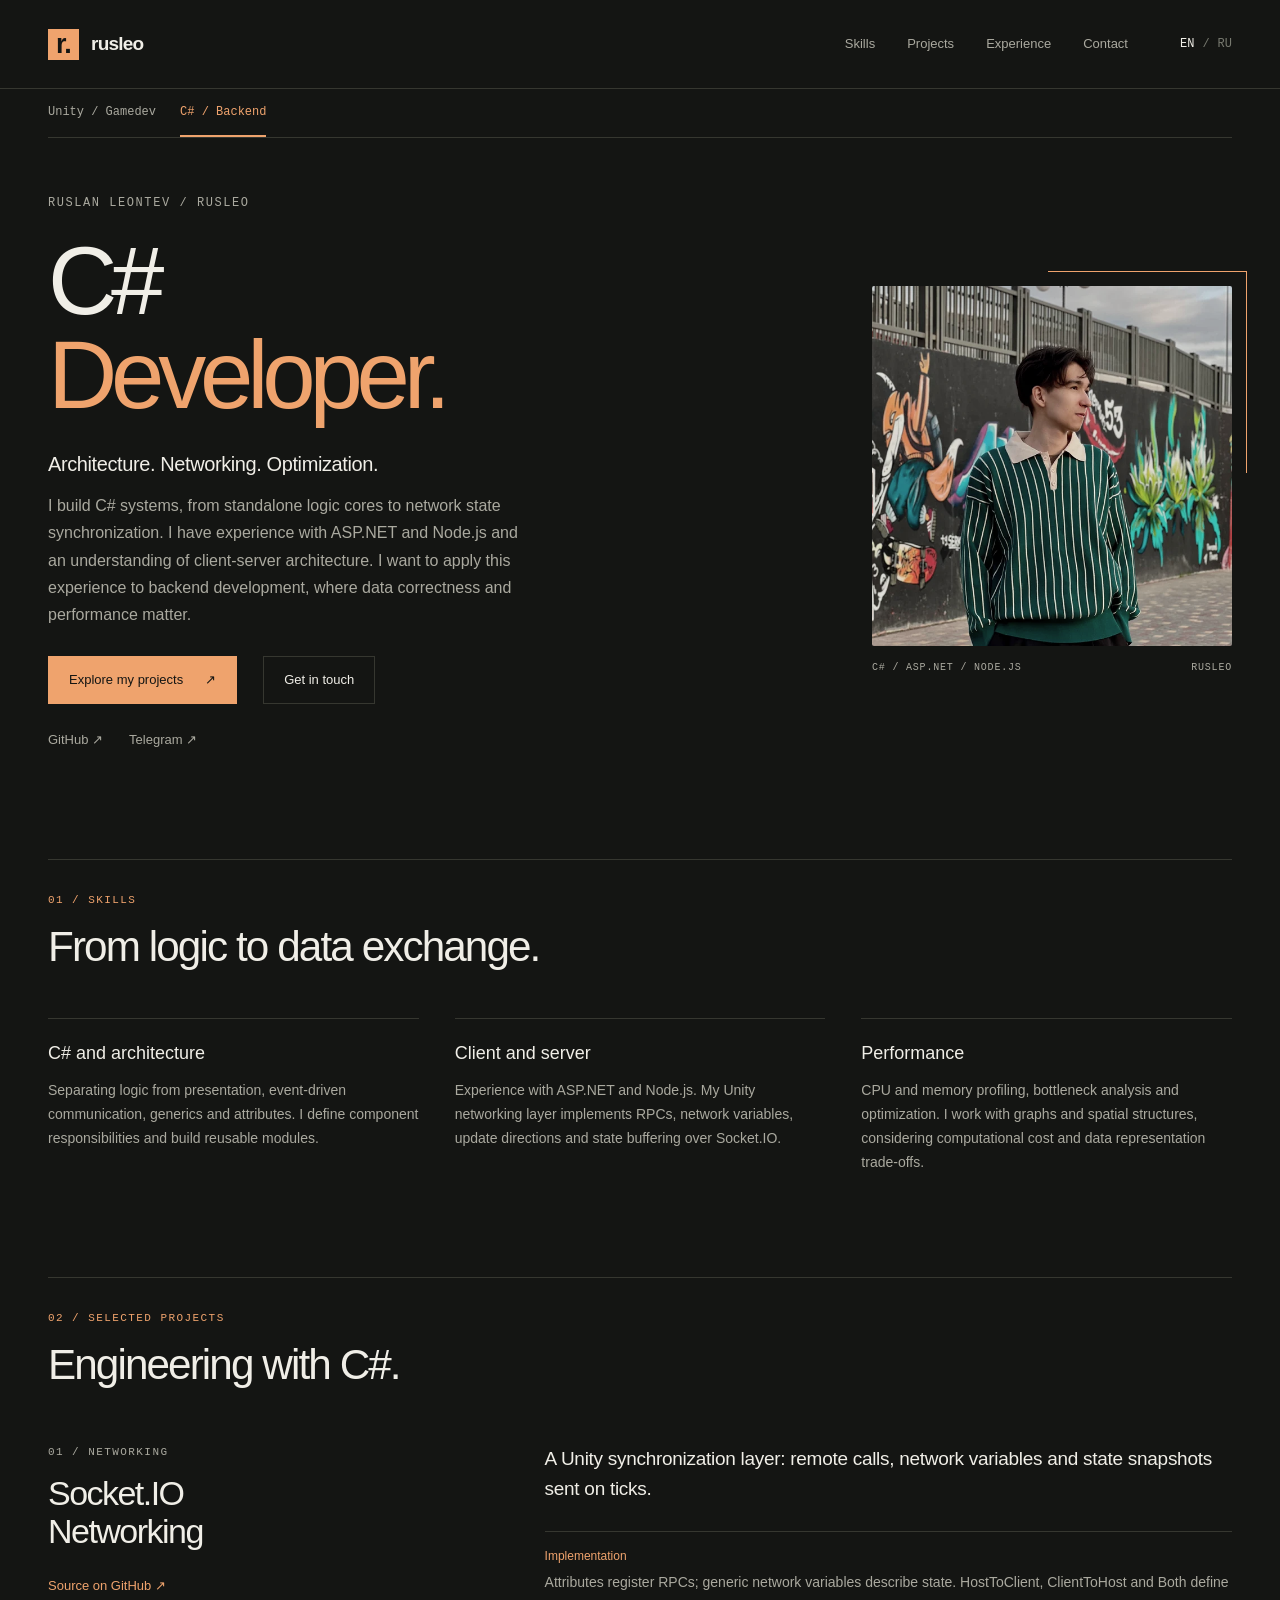
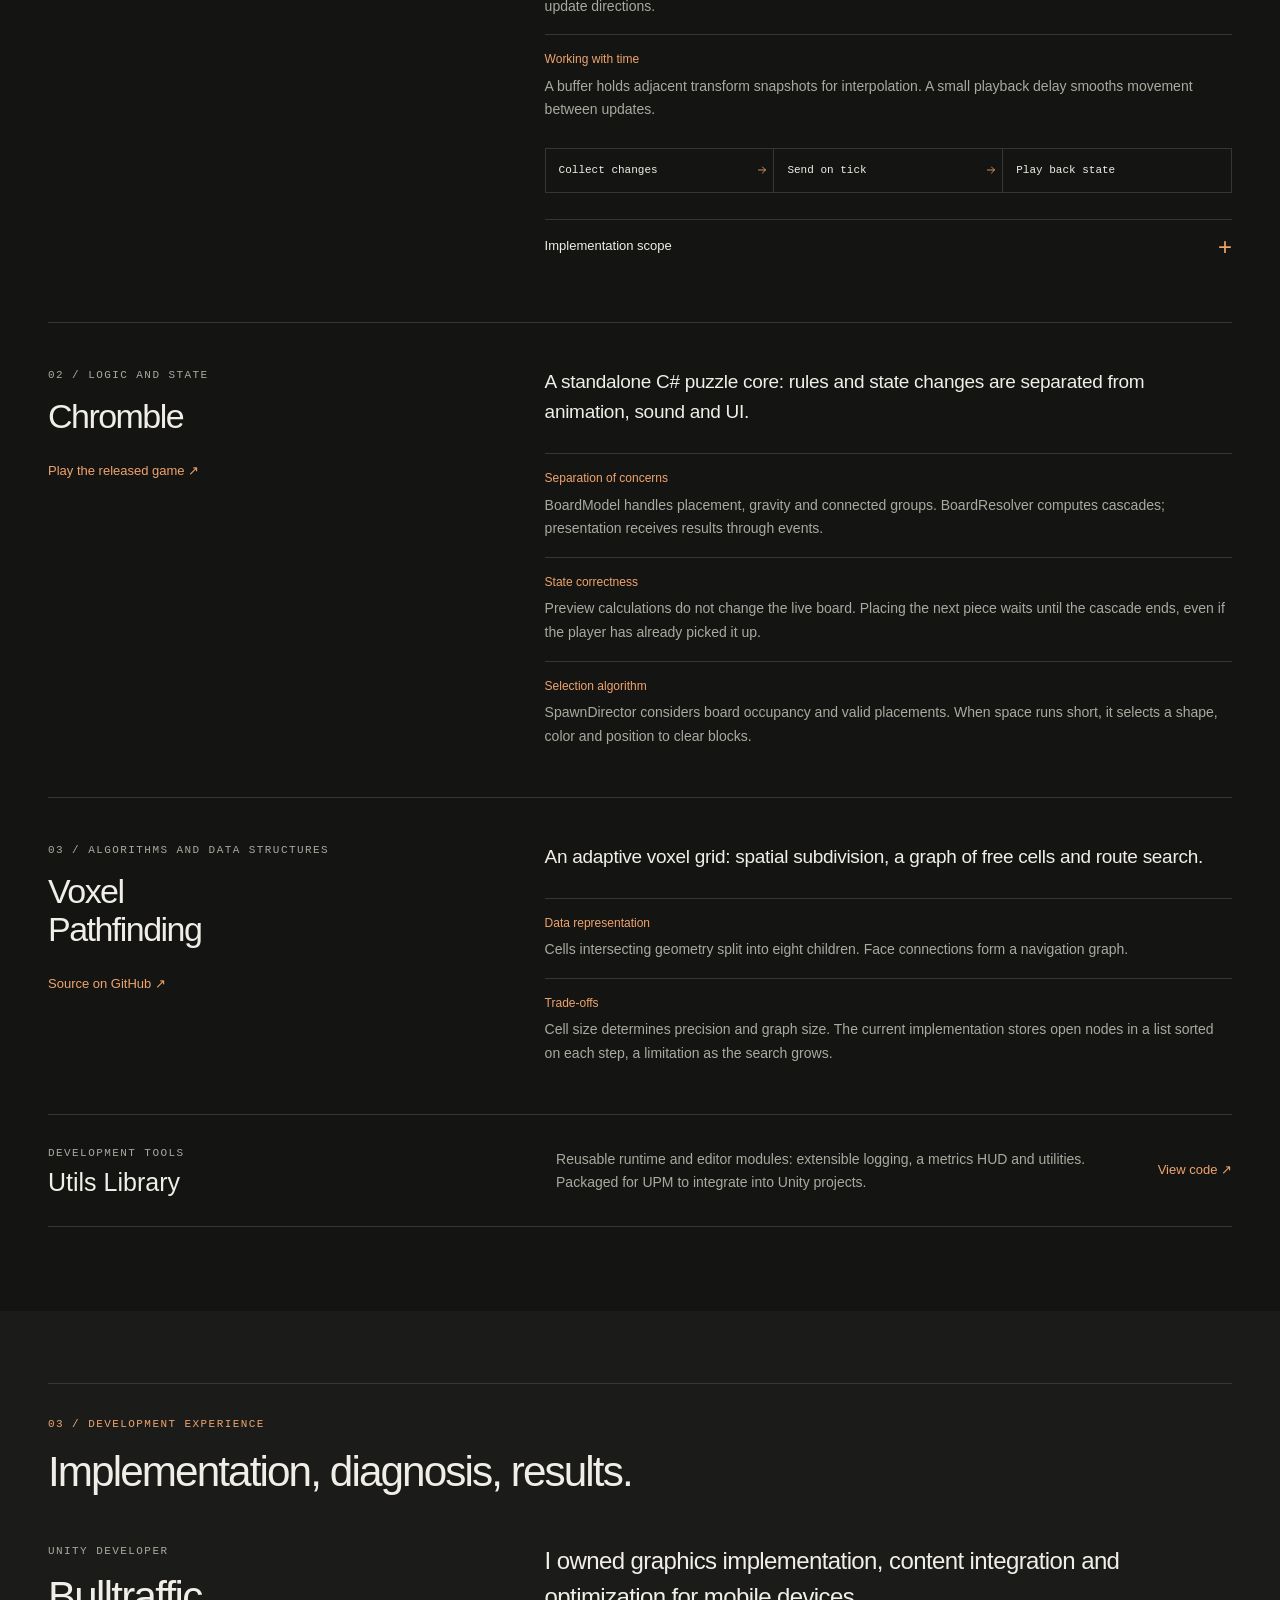
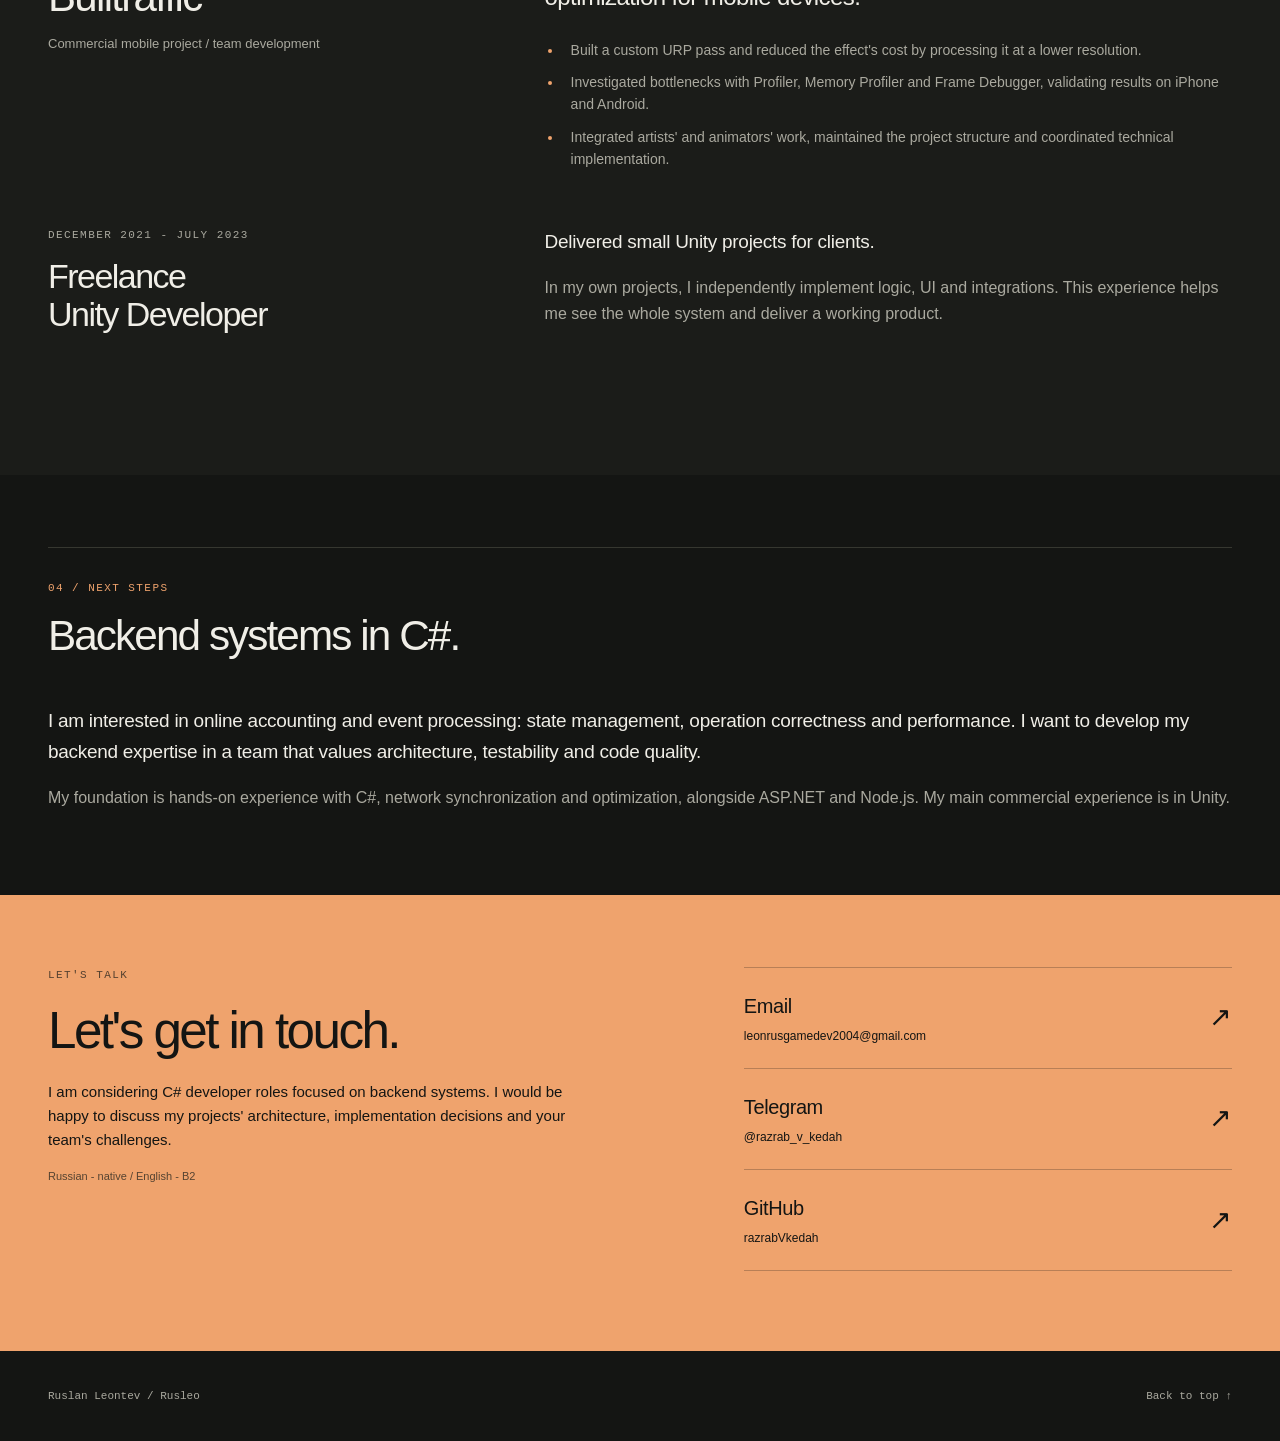
<file: csharp/index.html>
<!doctype html>
<html lang="en">
<head>
  <meta charset="utf-8">
  <meta name="viewport" content="width=device-width, initial-scale=1">
  <meta name="theme-color" content="#141513">
  <title>Ruslan Leontev - C# Developer</title>
  <meta name="description" content="Ruslan Leontev - C# developer. ASP.NET, Node.js, client-server architecture, state synchronization, algorithms and optimization. Experience and open-source code.">
  <meta property="og:type" content="website">
  <meta property="og:title" content="Ruslan Leontev - C# Developer">
  <meta property="og:description" content="Ruslan Leontev - C# developer. ASP.NET, Node.js, client-server architecture, state synchronization, algorithms and optimization. Experience and open-source code.">
  <meta property="og:url" content="https://rusleo.ru/csharp/">
  <meta property="og:image" content="https://rusleo.ru/assets/img/portfolio/social.jpg">
  <meta name="twitter:card" content="summary_large_image">
  <link rel="canonical" href="https://rusleo.ru/csharp/">
  <link rel="icon" type="image/svg+xml" href="../assets/img/portfolio/favicon.svg">
  <link rel="stylesheet" href="../css/portfolio.css?v=20260917-workflow">
  <link rel="stylesheet" href="../css/portfolio-nav.css?v=1">
</head>
<body id="top">
<a class="skip-link" href="#main"><span data-i18n="skip">Skip to content</span></a>
<header class="site-header">
  <div class="container topbar">
    <a class="brand" href="../"><span class="brand-mark" aria-hidden="true">r.</span> rusleo</a>
    <nav aria-label="Page navigation" data-i18n-aria="navLabel">
      <a class="nav-link" href="#skills"><span data-i18n="navSkills">Skills</span></a>
      <a class="nav-link" href="#work"><span data-i18n="navWork">Projects</span></a>
      <a class="nav-link" href="#experience"><span data-i18n="navExperience">Experience</span></a>
      <a class="nav-link" href="#contact"><span data-i18n="navContact">Contact</span></a>
    </nav>
    <button class="lang-toggle" type="button" aria-label="Switch to Russian" data-i18n-aria="switchLanguage" hidden><span class="lang-en">EN</span><span aria-hidden="true">/</span><span class="lang-ru">RU</span></button>
  </div>
</header>
<nav class="container portfolio-nav" aria-label="Portfolio direction" data-i18n-aria="portfolioLabel">
  <a href="../">Unity / Gamedev</a>
  <a href="./" aria-current="page">C# / Backend</a>
</nav>
<main id="main">
  <section class="hero container" aria-labelledby="hero-title">
    <div class="hero-copy">
      <p class="eyebrow"><span data-i18n="heroName">RUSLAN LEONTEV / RUSLEO</span></p>
      <h1 id="hero-title" aria-label="C# Developer"><span class="hero-word" aria-hidden="true">C#</span><br><span class="hero-word hero-word--accent" aria-hidden="true">Developer.</span></h1>
      <p class="hero-focus"><span data-i18n="heroFocus">Architecture. Networking. Optimization.</span></p>
      <p class="hero-intro"><span data-i18n="heroIntro">I build C# systems, from standalone logic cores to network state synchronization. I have experience with ASP.NET and Node.js and an understanding of client-server architecture. I want to apply this experience to backend development, where data correctness and performance matter.</span></p>
      <div class="actions">
        <a class="button primary" href="#work"><span data-i18n="viewWork">Explore my projects</span> <span aria-hidden="true">↗</span></a>
        <a class="button secondary" href="#contact"><span data-i18n="contactAction">Get in touch</span></a>
      </div>
      <div class="hero-links">
        <a class="text-link" href="https://github.com/razrabVkedah" target="_blank" rel="noopener noreferrer">GitHub ↗</a>
        <a class="text-link" href="https://t.me/razrab_v_kedah" target="_blank" rel="noopener noreferrer">Telegram ↗</a>
      </div>
    </div>
    <figure class="hero-portrait">
      <img src="../assets/img/portfolio/portrait.webp" width="640" height="640" alt="Ruslan Leontev" data-i18n-alt="portrait" fetchpriority="high">
      <figcaption><span>C# / ASP.NET / NODE.JS</span><span>RUSLEO</span></figcaption>
    </figure>
  </section>

  <section class="section container" id="skills">
    <div class="section-heading"><div><span class="eyebrow"><span data-i18n="skillsLabel">01 / Skills</span></span><h2><span data-i18n="skillsTitle">From logic to data exchange.</span></h2></div></div>
    <div class="approach-grid">
      <article><h3><span data-i18n="architectureTitle">C# and architecture</span></h3><p><span data-i18n="architectureText">Separating logic from presentation, event-driven communication, generics and attributes. I define component responsibilities and build reusable modules.</span></p></article>
      <article><h3><span data-i18n="networkTitle">Client and server</span></h3><p><span data-i18n="networkText">Experience with ASP.NET and Node.js. My Unity networking layer implements RPCs, network variables, update directions and state buffering over Socket.IO.</span></p></article>
      <article><h3><span data-i18n="performanceTitle">Performance</span></h3><p><span data-i18n="performanceText">CPU and memory profiling, bottleneck analysis and optimization. I work with graphs and spatial structures, considering computational cost and data representation trade-offs.</span></p></article>
    </div>
  </section>

  <section class="section container" id="work">
    <div class="section-heading"><div><span class="eyebrow"><span data-i18n="workLabel">02 / Selected projects</span></span><h2><span data-i18n="workTitle">Engineering with C#.</span></h2></div></div>
    <article class="engineering-row">
      <div class="engineering-title"><p class="eyebrow"><span data-i18n="networkLabel">01 / Networking</span></p><h3>Socket.IO<br>Networking</h3><a class="text-link" href="https://github.com/razrabVkedah/socketio-networking" target="_blank" rel="noopener noreferrer"><span data-i18n="source">Source on GitHub ↗</span></a></div>
      <div class="engineering-copy">
        <p class="engineering-lead"><span data-i18n="networkIntro">A Unity synchronization layer: remote calls, network variables and state snapshots sent on ticks.</span></p>
        <dl class="project-facts">
          <div><dt><span data-i18n="implementationLabel">Implementation</span></dt><dd><span data-i18n="networkImplementation">Attributes register RPCs; generic network variables describe state. HostToClient, ClientToHost and Both define update directions.</span></dd></div>
          <div><dt><span data-i18n="timingLabel">Working with time</span></dt><dd><span data-i18n="networkTiming">A buffer holds adjacent transform snapshots for interpolation. A small playback delay smooths movement between updates.</span></dd></div>
        </dl>
        <ol class="pipeline"><li><span data-i18n="networkStep1">Collect changes</span></li><li><span data-i18n="networkStep2">Send on tick</span></li><li><span data-i18n="networkStep3">Play back state</span></li></ol>
        <details class="breakdown"><summary><span data-i18n="networkLimitsTitle">Implementation scope</span> <span class="expand" aria-hidden="true">+</span></summary><div class="breakdown-body"><p><span data-i18n="networkLimits">This is a client layer for Unity. Running it requires the paid Best Socket.IO transport and a separate server, which is not included in the repository. Prediction and state correction are not implemented.</span></p></div></details>
      </div>
    </article>
    <article class="engineering-row">
      <div class="engineering-title"><p class="eyebrow"><span data-i18n="chrombleLabel">02 / Logic and state</span></p><h3>Chromble</h3><a class="text-link" href="https://yandex.ru/games/app/562818" target="_blank" rel="noopener noreferrer"><span data-i18n="chromblePlay">Play the released game ↗</span></a></div>
      <div class="engineering-copy">
        <p class="engineering-lead"><span data-i18n="chrombleIntro">A standalone C# puzzle core: rules and state changes are separated from animation, sound and UI.</span></p>
        <dl class="project-facts">
          <div><dt><span data-i18n="responsibilitiesLabel">Separation of concerns</span></dt><dd><span data-i18n="chrombleResponsibilities">BoardModel handles placement, gravity and connected groups. BoardResolver computes cascades; presentation receives results through events.</span></dd></div>
          <div><dt><span data-i18n="stateLabel">State correctness</span></dt><dd><span data-i18n="chrombleState">Preview calculations do not change the live board. Placing the next piece waits until the cascade ends, even if the player has already picked it up.</span></dd></div>
          <div><dt><span data-i18n="selectionLabel">Selection algorithm</span></dt><dd><span data-i18n="chrombleSelection">SpawnDirector considers board occupancy and valid placements. When space runs short, it selects a shape, color and position to clear blocks.</span></dd></div>
        </dl>
      </div>
    </article>
    <article class="engineering-row">
      <div class="engineering-title"><p class="eyebrow"><span data-i18n="voxelLabel">03 / Algorithms and data structures</span></p><h3>Voxel<br>Pathfinding</h3><a class="text-link" href="https://github.com/razrabVkedah/voxel-pathfinding" target="_blank" rel="noopener noreferrer"><span data-i18n="source">Source on GitHub ↗</span></a></div>
      <div class="engineering-copy">
        <p class="engineering-lead"><span data-i18n="voxelIntro">An adaptive voxel grid: spatial subdivision, a graph of free cells and route search.</span></p>
        <dl class="project-facts">
          <div><dt><span data-i18n="representationLabel">Data representation</span></dt><dd><span data-i18n="voxelRepresentation">Cells intersecting geometry split into eight children. Face connections form a navigation graph.</span></dd></div>
          <div><dt><span data-i18n="tradeoffsLabel">Trade-offs</span></dt><dd><span data-i18n="voxelTradeoffs">Cell size determines precision and graph size. The current implementation stores open nodes in a list sorted on each step, a limitation as the search grows.</span></dd></div>
        </dl>
      </div>
    </article>
    <div class="tools-row"><div><p class="eyebrow"><span data-i18n="toolsLabel">Development tools</span></p><h3>Utils Library</h3></div><p><span data-i18n="toolsText">Reusable runtime and editor modules: extensible logging, a metrics HUD and utilities. Packaged for UPM to integrate into Unity projects.</span></p><a class="text-link" href="https://github.com/razrabVkedah/utils" target="_blank" rel="noopener noreferrer"><span data-i18n="viewCode">View code ↗</span></a></div>
  </section>

  <section class="section experience-section" id="experience">
    <div class="container">
      <div class="section-heading"><div><span class="eyebrow"><span data-i18n="experienceLabel">03 / Development experience</span></span><h2><span data-i18n="experienceTitle">Implementation, diagnosis, results.</span></h2></div></div>
      <div class="experience-intro">
        <div><p class="eyebrow">UNITY DEVELOPER</p><h3>Bulltraffic</h3><p class="muted"><span data-i18n="bullContext">Commercial mobile project / team development</span></p></div>
        <div><p class="experience-lead"><span data-i18n="bullIntro">I owned graphics implementation, content integration and optimization for mobile devices.</span></p><ul class="experience-list"><li><span data-i18n="bull1">Built a custom URP pass and reduced the effect's cost by processing it at a lower resolution.</span></li><li><span data-i18n="bull2">Investigated bottlenecks with Profiler, Memory Profiler and Frame Debugger, validating results on iPhone and Android.</span></li><li><span data-i18n="bull3">Integrated artists' and animators' work, maintained the project structure and coordinated technical implementation.</span></li></ul></div>
      </div>
      <div class="engineering-row" style="margin-top: 48px;">
        <div class="engineering-title"><p class="eyebrow"><span data-i18n="freelanceDates">December 2021 - July 2023</span></p><h3>Freelance<br>Unity Developer</h3></div><div class="engineering-copy"><p class="engineering-lead"><span data-i18n="freelanceIntro">Delivered small Unity projects for clients.</span></p><p class="muted"><span data-i18n="freelanceText">In my own projects, I independently implement logic, UI and integrations. This experience helps me see the whole system and deliver a working product.</span></p></div>
      </div>
    </div>
  </section>

  <section class="section container">
    <div class="section-heading"><div><span class="eyebrow"><span data-i18n="directionLabel">04 / Next steps</span></span><h2><span data-i18n="directionTitle">Backend systems in C#.</span></h2></div></div>
    <p class="engineering-lead"><span data-i18n="directionIntro">I am interested in online accounting and event processing: state management, operation correctness and performance. I want to develop my backend expertise in a team that values architecture, testability and code quality.</span></p>
    <p class="muted"><span data-i18n="directionText">My foundation is hands-on experience with C#, network synchronization and optimization, alongside ASP.NET and Node.js. My main commercial experience is in Unity.</span></p>
  </section>
  <section class="contact-section" id="contact">
    <div class="container contact-layout">
      <div><p class="eyebrow"><span data-i18n="contactLabel">LET'S TALK</span></p><h2><span data-i18n="contactTitle">Let's get in touch.</span></h2><p><span data-i18n="contactIntro">I am considering C# developer roles focused on backend systems. I would be happy to discuss my projects' architecture, implementation decisions and your team's challenges.</span></p><p class="media-caption"><span data-i18n="languages">Russian - native / English - B2</span></p></div>
      <div class="contact-links">
        <a class="contact-link" href="mailto:leonrusgamedev2004@gmail.com"><span>Email<small>leonrusgamedev2004@gmail.com</small></span><span aria-hidden="true">↗</span></a>
        <a class="contact-link" href="https://t.me/razrab_v_kedah" target="_blank" rel="noopener noreferrer"><span>Telegram<small>@razrab_v_kedah</small></span><span aria-hidden="true">↗</span></a>
        <a class="contact-link" href="https://github.com/razrabVkedah" target="_blank" rel="noopener noreferrer"><span>GitHub<small>razrabVkedah</small></span><span aria-hidden="true">↗</span></a>
      </div>
    </div>
  </section>
</main>
<footer class="container site-footer"><span><span data-i18n="footerName">Ruslan Leontev / Rusleo</span></span><a class="text-link" href="#top"><span data-i18n="backTop">Back to top ↑</span></a></footer>
<script src="../data/csharp-text.js?v=759416f54ae2" defer></script>
<script src="../js/i18n.js?v=e838ff8ddc93" defer></script>
<script src="../js/csharp.js?v=1" defer></script>
<script src="../js/hero-glitch.js" defer></script>
</body>
</html>
</file>
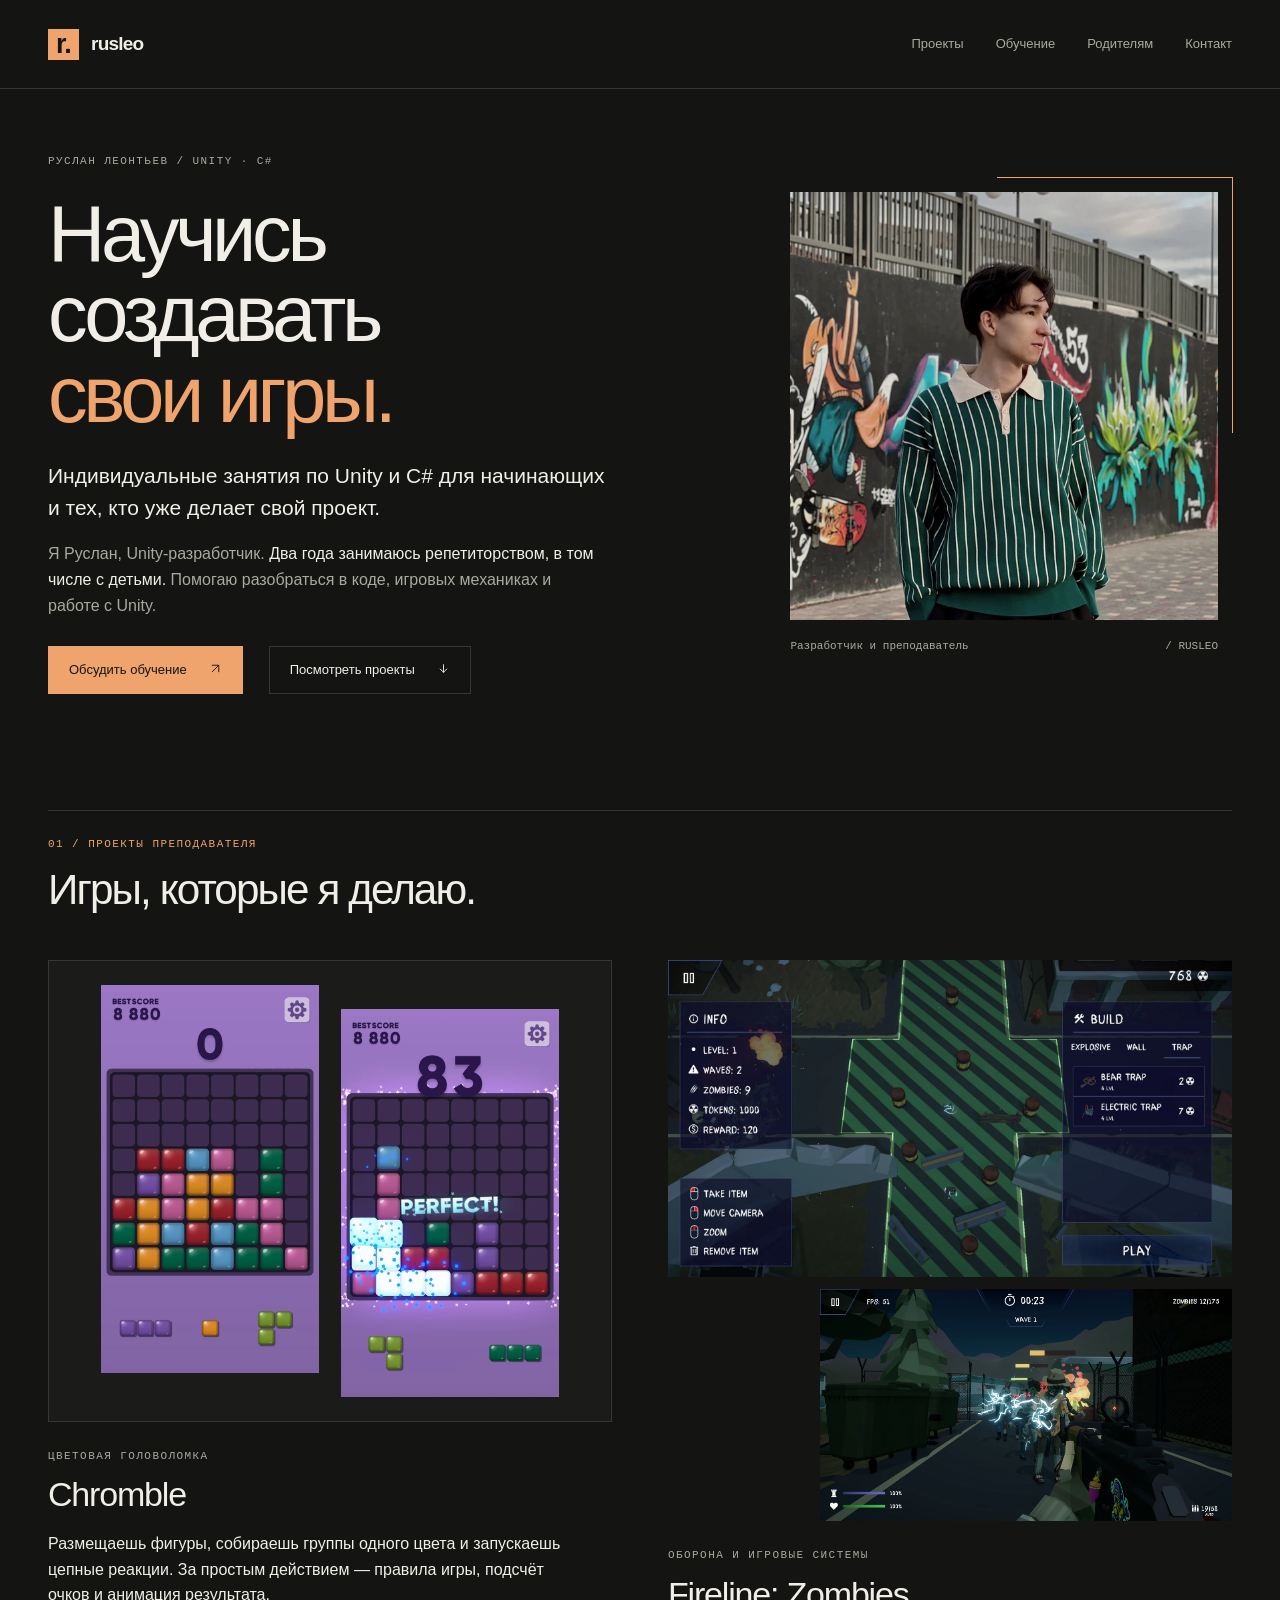
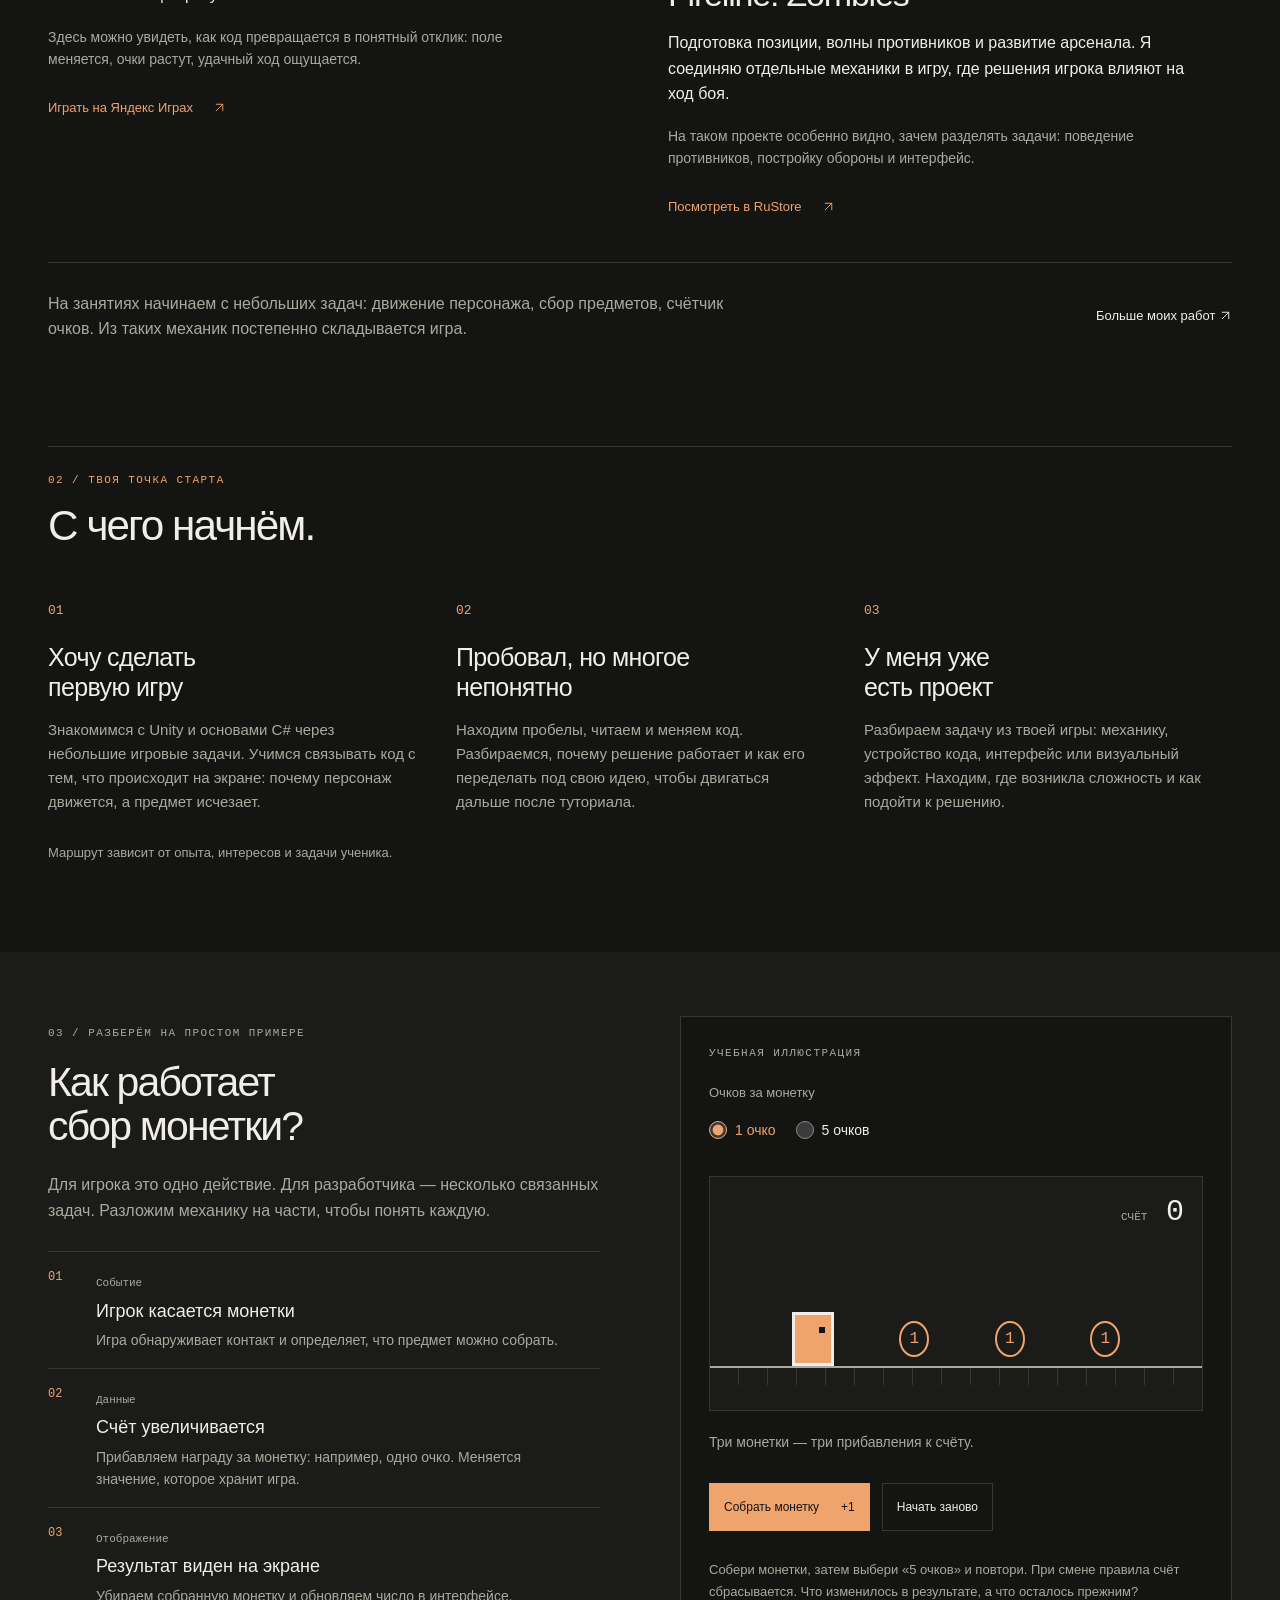
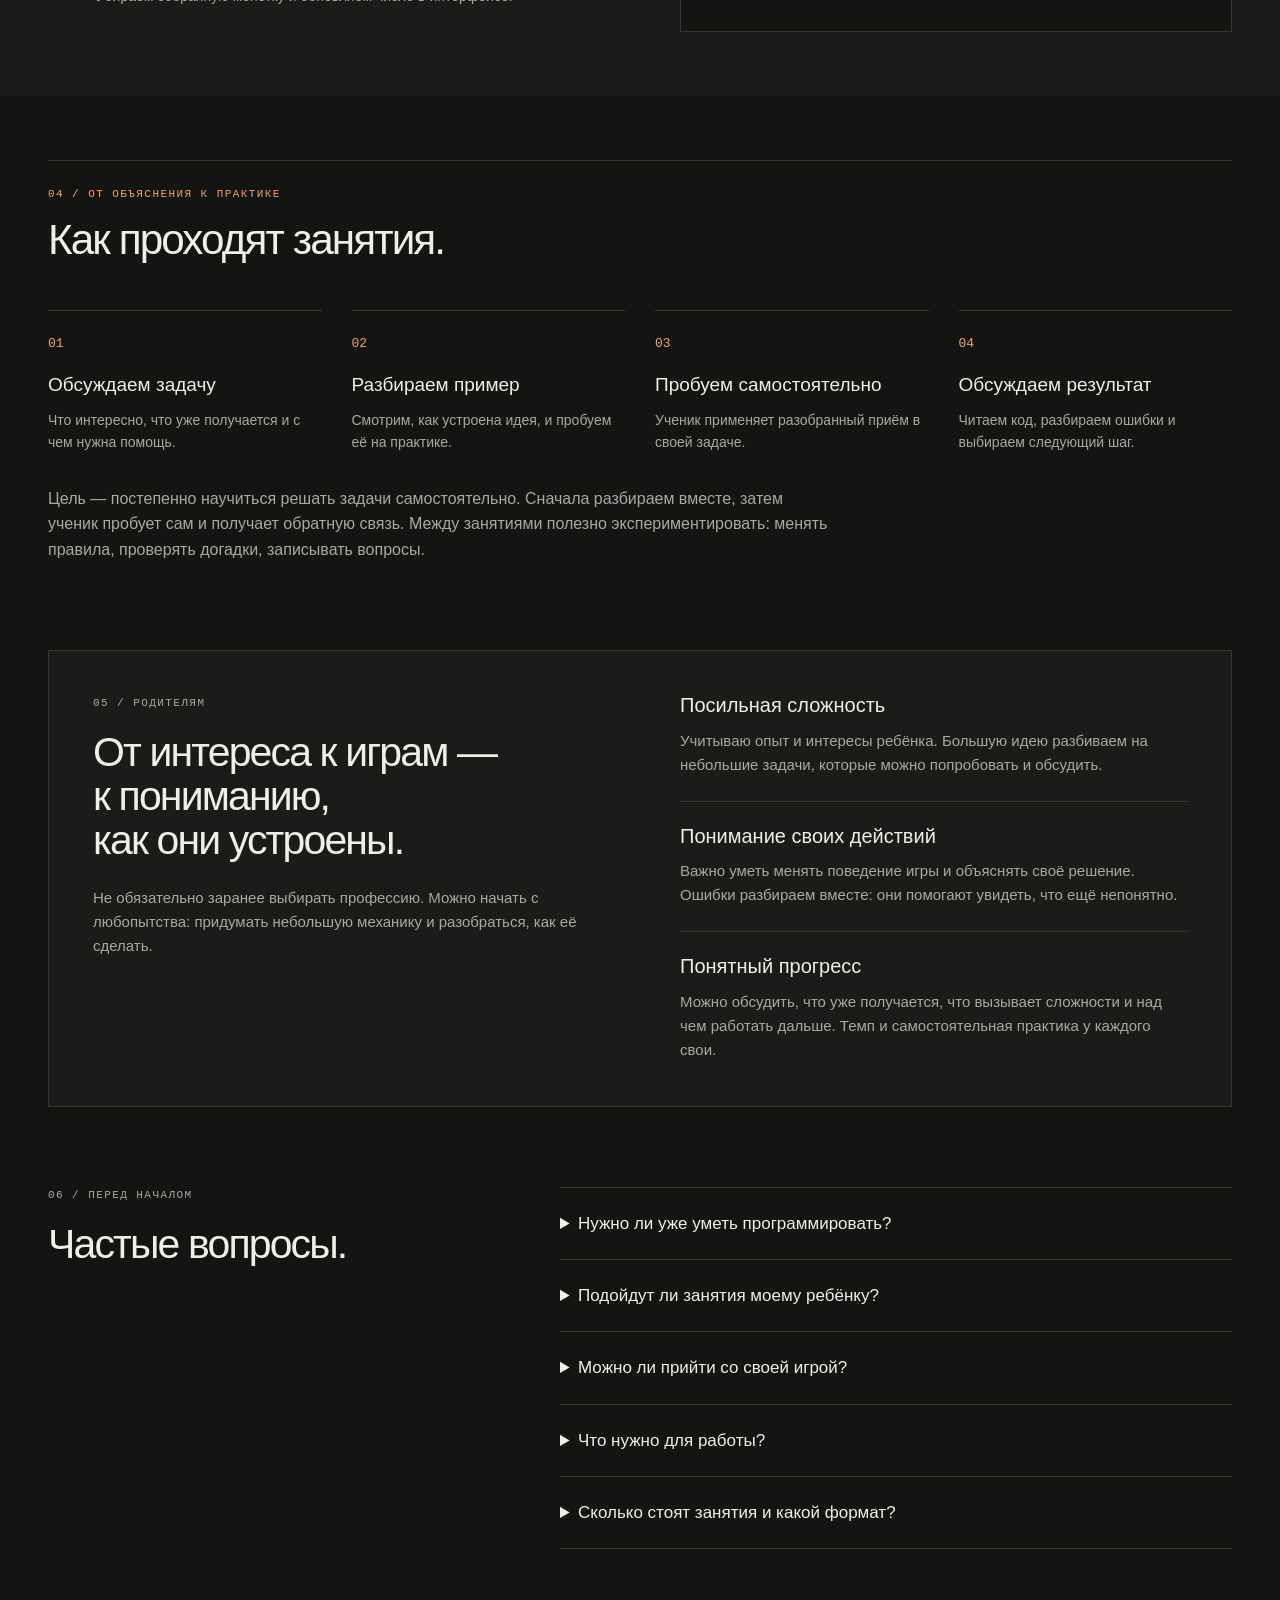
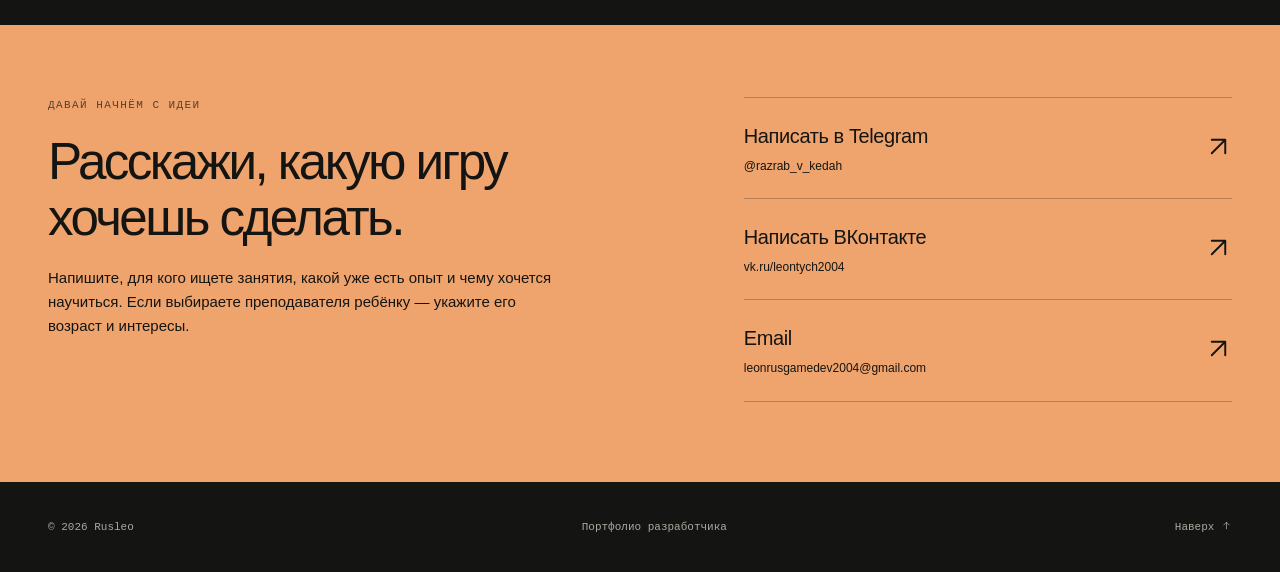
<file: mentoring/index.html>
<!doctype html>
<html lang="ru">
<head>
  <meta charset="utf-8">
  <meta name="viewport" content="width=device-width, initial-scale=1">
  <meta name="theme-color" content="#141513">
  <title>Репетитор по Unity и C# — Руслан Леонтьев | Rusleo</title>
  <meta name="description" content="Индивидуальные занятия по Unity и C# с Русланом Леонтьевым. Два года репетиторства, в том числе с детьми. Первые игровые механики и помощь со своим проектом.">
  <meta property="og:type" content="website">
  <meta property="og:locale" content="ru_RU">
  <meta property="og:title" content="Научись создавать свои игры — Rusleo Mentoring">
  <meta property="og:description" content="Unity и C# с Русланом Леонтьевым. От первой игровой механики к самостоятельным решениям.">
  <meta property="og:url" content="https://rusleo.ru/mentoring/">
  <meta property="og:image" content="https://rusleo.ru/assets/img/mentoring/social.jpg">
  <meta property="og:image:width" content="1200">
  <meta property="og:image:height" content="630">
  <meta property="og:image:alt" content="Руслан Леонтьев. Индивидуальные занятия по Unity и C#.">
  <meta name="twitter:card" content="summary_large_image">
  <link rel="canonical" href="https://rusleo.ru/mentoring/">
  <link rel="icon" type="image/svg+xml" href="../assets/img/portfolio/favicon.svg">
  <link rel="stylesheet" href="../css/portfolio.css?v=20260917-workflow">
  <link rel="stylesheet" href="../css/mentoring.css?v=dee199ee22e2">
  <script src="../js/mentoring.js?v=e18a45cb5a70" defer></script>
</head>
<body class="mentoring-page" id="top">
<a class="skip-link" href="#main">Перейти к содержанию</a>
<header class="site-header">
  <div class="container topbar">
    <a class="brand" href="/" aria-label="Rusleo — портфолио"><span class="brand-mark" aria-hidden="true">r.</span> rusleo</a>
    <nav aria-label="По странице">
      <a class="nav-link" href="#projects">Проекты</a><a class="nav-link" href="#learning">Обучение</a><a class="nav-link" href="#parents">Родителям</a><a class="nav-link" href="#contact">Контакт</a>
    </nav>
  </div>
</header>
<main id="main" tabindex="-1">
  <section class="mentoring-hero container" aria-labelledby="hero-title">
    <div class="mentoring-hero-copy">
      <p class="eyebrow">Руслан Леонтьев / Unity · C#</p>
      <h1 id="hero-title">Научись<br>создавать<br><span>свои игры.</span></h1>
      <p class="mentoring-lead">Индивидуальные занятия по Unity и C# для начинающих и тех, кто уже делает свой проект.</p>
      <p class="mentoring-intro">Я Руслан, Unity-разработчик. <strong>Два года занимаюсь репетиторством, в том числе с детьми.</strong> Помогаю разобраться в коде, игровых механиках и работе с Unity.</p>
      <div class="actions"><a class="button primary" href="https://t.me/razrab_v_kedah">Обсудить обучение <span aria-hidden="true"><svg class="icon" viewBox="0 0 24 24" fill="none" stroke="currentColor" stroke-width="1.7" stroke-linecap="round" stroke-linejoin="round" aria-hidden="true" focusable="false"><path d="M6 18 18 6M6 6h12v12"/></svg></span></a><a class="button" href="#projects">Посмотреть проекты <span aria-hidden="true"><svg class="icon" viewBox="0 0 24 24" fill="none" stroke="currentColor" stroke-width="1.7" stroke-linecap="round" stroke-linejoin="round" aria-hidden="true" focusable="false"><path d="M12 5v14m-6-6 6 6 6-6"/></svg></span></a></div>
    </div>
    <figure class="mentoring-portrait"><img src="../assets/img/portfolio/portrait.webp" width="640" height="640" alt="Руслан Леонтьев" fetchpriority="high"><figcaption>Разработчик и преподаватель <span aria-hidden="true">/ RUSLEO</span></figcaption></figure>
  </section>

  <section class="mentoring-section container" id="projects" aria-labelledby="projects-title">
    <div class="section-heading"><p class="eyebrow">01 / Проекты преподавателя</p><h2 id="projects-title">Игры, которые я делаю.</h2></div>
    <div class="mentoring-projects">
      <article class="mentoring-project">
        <div class="mentoring-chromble"><a href="../assets/img/chromble/board.webp"><img src="../assets/img/chromble/board.webp" width="720" height="1280" alt="Chromble: цветные фигуры на игровом поле" loading="lazy"></a><a href="../assets/img/chromble/cascade.webp"><img src="../assets/img/chromble/cascade.webp" width="720" height="1280" alt="Chromble: исчезновение группы блоков и цепная реакция" loading="lazy"></a></div>
        <p class="eyebrow">Цветовая головоломка</p><h3>Chromble</h3>
        <p>Размещаешь фигуры, собираешь группы одного цвета и запускаешь цепные реакции. За простым действием — правила игры, подсчёт очков и анимация результата.</p>
        <p class="mentoring-project-note">Здесь можно увидеть, как код превращается в понятный отклик: поле меняется, очки растут, удачный ход ощущается.</p>
        <a class="text-link" href="https://yandex.ru/games/app/562818" target="_blank" rel="noopener noreferrer">Играть на Яндекс Играх <span aria-hidden="true"><svg class="icon" viewBox="0 0 24 24" fill="none" stroke="currentColor" stroke-width="1.7" stroke-linecap="round" stroke-linejoin="round" aria-hidden="true" focusable="false"><path d="M6 18 18 6M6 6h12v12"/></svg></span></a>
      </article>
      <article class="mentoring-project">
        <div class="mentoring-fireline"><a href="../assets/img/fireline-zombies/building.webp"><img src="../assets/img/fireline-zombies/building.webp" width="1600" height="900" alt="Fireline: подготовка обороны и размещение ловушек" loading="lazy"></a><a href="../assets/img/fireline-zombies/combat.webp"><img src="../assets/img/fireline-zombies/combat.webp" width="1600" height="900" alt="Fireline: оборона позиции от волны противников" loading="lazy"></a></div>
        <p class="eyebrow">Оборона и игровые системы</p><h3>Fireline: Zombies</h3>
        <p>Подготовка позиции, волны противников и развитие арсенала. Я соединяю отдельные механики в игру, где решения игрока влияют на ход боя.</p>
        <p class="mentoring-project-note">На таком проекте особенно видно, зачем разделять задачи: поведение противников, постройку обороны и интерфейс.</p>
        <a class="text-link" href="https://rustore.ru/catalog/app/com.rusleo.firelinezombies" target="_blank" rel="noopener noreferrer">Посмотреть в RuStore <span aria-hidden="true"><svg class="icon" viewBox="0 0 24 24" fill="none" stroke="currentColor" stroke-width="1.7" stroke-linecap="round" stroke-linejoin="round" aria-hidden="true" focusable="false"><path d="M6 18 18 6M6 6h12v12"/></svg></span></a>
      </article>
    </div>
    <div class="mentoring-bridge"><p>На занятиях начинаем с небольших задач: движение персонажа, сбор предметов, счётчик очков. Из таких механик постепенно складывается игра.</p><a class="text-link" href="/">Больше моих работ <span aria-hidden="true"><svg class="icon" viewBox="0 0 24 24" fill="none" stroke="currentColor" stroke-width="1.7" stroke-linecap="round" stroke-linejoin="round" aria-hidden="true" focusable="false"><path d="M6 18 18 6M6 6h12v12"/></svg></span></a></div>
  </section>

  <section class="mentoring-section container" id="learning" aria-labelledby="learning-title">
    <div class="section-heading"><p class="eyebrow">02 / Твоя точка старта</p><h2 id="learning-title">С чего начнём.</h2></div>
    <div class="mentoring-starts">
      <article><span class="mentoring-number">01</span><h3>Хочу сделать <br>первую игру</h3><p>Знакомимся с Unity и основами C# через небольшие игровые задачи. Учимся связывать код с тем, что происходит на экране: почему персонаж движется, а предмет исчезает.</p></article>
      <article><span class="mentoring-number">02</span><h3>Пробовал, но многое <br>непонятно</h3><p>Находим пробелы, читаем и меняем код. Разбираемся, почему решение работает и как его переделать под свою идею, чтобы двигаться дальше после туториала.</p></article>
      <article><span class="mentoring-number">03</span><h3>У меня уже <br>есть проект</h3><p>Разбираем задачу из твоей игры: механику, устройство кода, интерфейс или визуальный эффект. Находим, где возникла сложность и как подойти к решению.</p></article>
    </div><p class="mentoring-footnote">Маршрут зависит от опыта, интересов и задачи ученика.</p>
  </section>

  <section class="mentoring-example-band" id="example" aria-labelledby="example-title">
    <div class="container mentoring-example">
      <div><p class="eyebrow">03 / Разберём на простом примере</p><h2 id="example-title">Как работает<br>сбор монетки?</h2><p>Для игрока это одно действие. Для разработчика — несколько связанных задач. Разложим механику на части, чтобы понять каждую.</p>
        <ol class="mentoring-logic"><li><span>Событие</span><h3>Игрок касается монетки</h3><p>Игра обнаруживает контакт и определяет, что предмет можно собрать.</p></li><li><span>Данные</span><h3>Счёт увеличивается</h3><p>Прибавляем награду за монетку: например, одно очко. Меняется значение, которое хранит игра.</p></li><li><span>Отображение</span><h3>Результат виден на экране</h3><p>Убираем собранную монетку и обновляем число в интерфейсе.</p></li></ol>
      </div>
      <div class="mentoring-demo">
        <p class="eyebrow">Учебная иллюстрация</p>
        <fieldset class="mentoring-demo-rule" hidden><legend>Очков за монетку</legend><label><input type="radio" name="coin-reward" value="1" checked> <span>1 очко</span></label><label><input type="radio" name="coin-reward" value="5"> <span>5 очков</span></label></fieldset>
        <div class="mentoring-scene" aria-hidden="true"><div class="mentoring-score">СЧЁТ <span data-score>0</span></div><div class="mentoring-world"><span class="mentoring-player"></span><span class="mentoring-coin">1</span><span class="mentoring-coin">1</span><span class="mentoring-coin">1</span></div><span class="mentoring-ground"></span></div>
        <p class="mentoring-demo-status" role="status" aria-live="polite" aria-atomic="true" data-status>Три монетки — три прибавления к счёту.</p>
        <div class="mentoring-demo-controls" hidden><button class="button primary" type="button" data-collect>Собрать монетку <span aria-hidden="true" data-reward-label>+1</span></button><button class="button" type="button" data-reset>Начать заново</button></div>
        <p class="mentoring-footnote" data-experiment-note>Если изменить награду с одного очка на пять, три монетки дадут 15 очков вместо 3. Событие остаётся прежним, а правило подсчёта меняется.</p>
      </div>
    </div>
  </section>

  <section class="mentoring-section container" aria-labelledby="process-title">
    <div class="section-heading"><p class="eyebrow">04 / От объяснения к практике</p><h2 id="process-title">Как проходят занятия.</h2></div>
    <ol class="mentoring-process"><li><h3>Обсуждаем задачу</h3><p>Что интересно, что уже получается и с чем нужна помощь.</p></li><li><h3>Разбираем пример</h3><p>Смотрим, как устроена идея, и пробуем её на практике.</p></li><li><h3>Пробуем самостоятельно</h3><p>Ученик применяет разобранный приём в своей задаче.</p></li><li><h3>Обсуждаем результат</h3><p>Читаем код, разбираем ошибки и выбираем следующий шаг.</p></li></ol>
    <p class="mentoring-process-note">Цель — постепенно научиться решать задачи самостоятельно. Сначала разбираем вместе, затем ученик пробует сам и получает обратную связь. Между занятиями полезно экспериментировать: менять правила, проверять догадки, записывать вопросы.</p>
  </section>

  <section class="mentoring-parents container" id="parents" aria-labelledby="parents-title">
    <div><p class="eyebrow">05 / Родителям</p><h2 id="parents-title">От интереса к играм —<br>к пониманию,<br>как они устроены.</h2><p>Не обязательно заранее выбирать профессию. Можно начать с любопытства: придумать небольшую механику и разобраться, как её сделать.</p></div>
    <div class="mentoring-parent-points"><article><h3>Посильная сложность</h3><p>Учитываю опыт и интересы ребёнка. Большую идею разбиваем на небольшие задачи, которые можно попробовать и обсудить.</p></article><article><h3>Понимание своих действий</h3><p>Важно уметь менять поведение игры и объяснять своё решение. Ошибки разбираем вместе: они помогают увидеть, что ещё непонятно.</p></article><article><h3>Понятный прогресс</h3><p>Можно обсудить, что уже получается, что вызывает сложности и над чем работать дальше. Темп и самостоятельная практика у каждого свои.</p></article></div>
  </section>

  <section class="mentoring-section container mentoring-faq" aria-labelledby="faq-title">
    <div><p class="eyebrow">06 / Перед началом</p><h2 id="faq-title">Частые вопросы.</h2></div>
    <div><details><summary>Нужно ли уже уметь программировать?</summary><p>Нет, можно начать с основ. Первые задачи выбираем по уровню, а новые понятия разбираем на игровых примерах.</p></details><details><summary>Подойдут ли занятия моему ребёнку?</summary><p>Напишите возраст, интересы и опыт ребёнка: пробовал ли он программировать, что хотел бы сделать. Обсудим подходящий старт.</p></details><details><summary>Можно ли прийти со своей игрой?</summary><p>Да. Расскажите о проекте на Unity и о том, с чем нужна помощь. Вместе определим задачу для разбора.</p></details><details><summary>Что нужно для работы?</summary><p>Компьютер, на котором можно работать с Unity и редактором кода. Конкретную подготовку обсудим до начала занятий.</p></details><details><summary>Сколько стоят занятия и какой формат?</summary><p>Напишите мне в <a href="https://t.me/razrab_v_kedah">Telegram</a> или в <a href="https://vk.ru/leontych2004">ВК</a>: обсудим вашу задачу, формат занятий и стоимость.</p></details></div>
  </section>

  <section class="contact-section" id="contact" aria-labelledby="contact-title"><div class="container contact-layout"><div><p class="eyebrow">Давай начнём с идеи</p><h2 id="contact-title">Расскажи, какую игру хочешь сделать.</h2><p>Напишите, для кого ищете занятия, какой уже есть опыт и чему хочется научиться. Если выбираете преподавателя ребёнку — укажите его возраст и интересы.</p></div><div class="contact-links"><a class="contact-link" href="https://t.me/razrab_v_kedah"><span>Написать в Telegram<small>@razrab_v_kedah</small></span><span aria-hidden="true"><svg class="icon" viewBox="0 0 24 24" fill="none" stroke="currentColor" stroke-width="1.7" stroke-linecap="round" stroke-linejoin="round" aria-hidden="true" focusable="false"><path d="M6 18 18 6M6 6h12v12"/></svg></span></a><a class="contact-link" href="https://vk.ru/leontych2004"><span>Написать ВКонтакте<small>vk.ru/leontych2004</small></span><span aria-hidden="true"><svg class="icon" viewBox="0 0 24 24" fill="none" stroke="currentColor" stroke-width="1.7" stroke-linecap="round" stroke-linejoin="round" aria-hidden="true" focusable="false"><path d="M6 18 18 6M6 6h12v12"/></svg></span></a><a class="contact-link" href="mailto:leonrusgamedev2004@gmail.com"><span>Email<small>leonrusgamedev2004@gmail.com</small></span><span aria-hidden="true"><svg class="icon" viewBox="0 0 24 24" fill="none" stroke="currentColor" stroke-width="1.7" stroke-linecap="round" stroke-linejoin="round" aria-hidden="true" focusable="false"><path d="M6 18 18 6M6 6h12v12"/></svg></span></a></div></div></section>
</main>
<footer class="container site-footer"><span>© 2026 Rusleo</span><a class="text-link" href="/">Портфолио разработчика</a><a class="text-link" href="#top">Наверх <svg class="icon" viewBox="0 0 24 24" fill="none" stroke="currentColor" stroke-width="1.7" stroke-linecap="round" stroke-linejoin="round" aria-hidden="true" focusable="false"><path d="M12 19V5m-6 6 6-6 6 6"/></svg></a></footer>
</body>
</html>
</file>
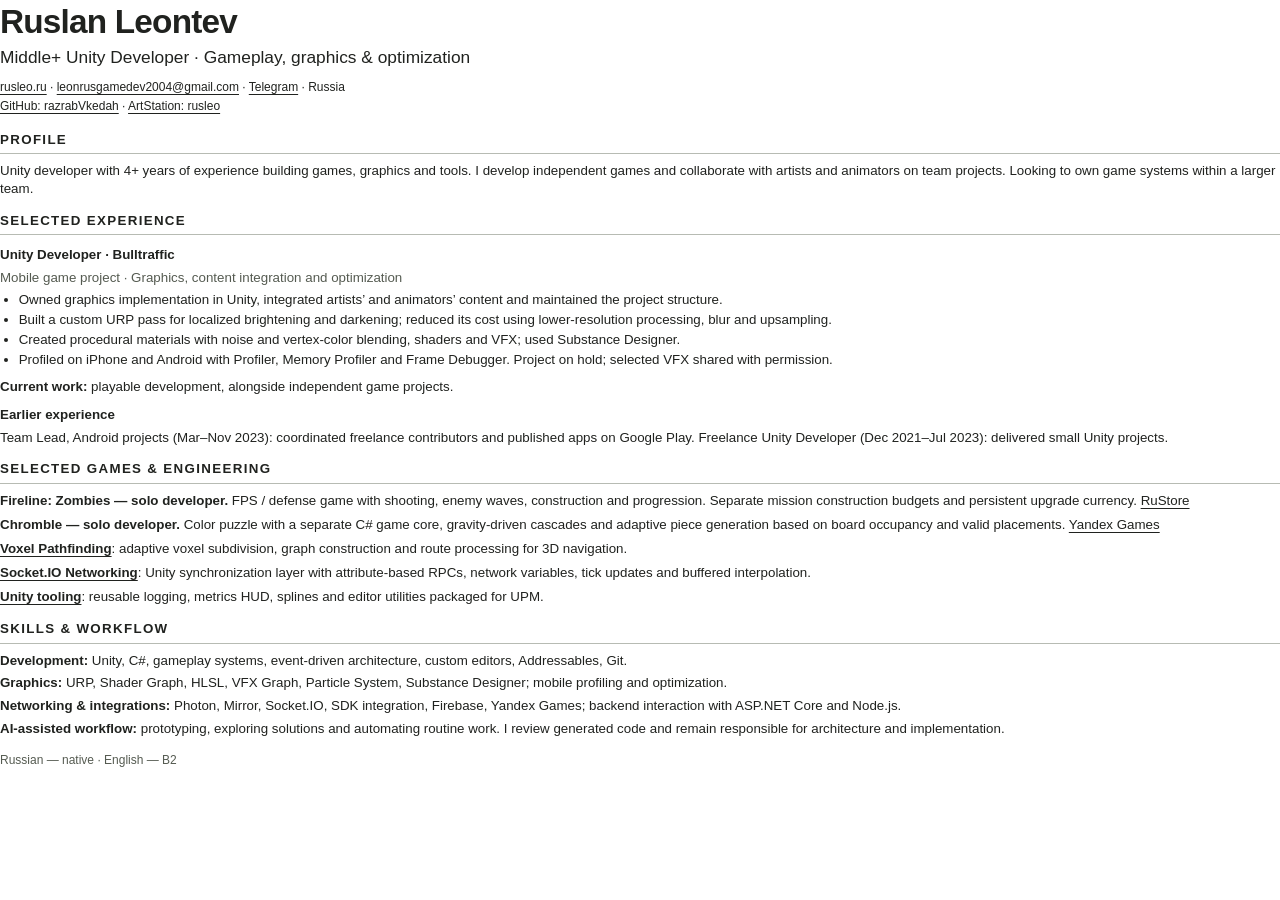
<file: tools/resume.html>
<!doctype html>
<html lang="en">
<head>
  <meta charset="utf-8">
  <title>Ruslan Leontev — Middle+ Unity Developer</title>
  <style>
    @page { size: A4; margin: 12mm 15mm; }
    * { box-sizing: border-box; }
    body { margin: 0; color: #20221f; font: 10pt/1.3 Arial, sans-serif; }
    h1 { margin: 0; font-size: 25pt; letter-spacing: -.6pt; }
    .role { margin: 2pt 0 7pt; font-size: 13pt; }
    .links { font-size: 9pt; line-height: 1.6; }
    a { color: #20221f; text-decoration: underline; text-underline-offset: 2pt; }
    h2 { font-size: 10pt; text-transform: uppercase; letter-spacing: 1pt; border-bottom: 1px solid #b7bbb3; padding-bottom: 4pt; margin: 11pt 0 6pt; }
    h3 { font-size: 10pt; margin: 8pt 0 3pt; }
    p { margin: 4pt 0; }
    ul { padding-left: 14pt; margin: 3pt 0 7pt; }
    li { margin: 2pt 0; }
    section, article { break-inside: avoid; }
    .muted { color: #555b51; }
    .project { margin-bottom: 5pt; }
    .footer { margin-top: 12pt; font-size: 9pt; color: #555b51; }
  </style>
</head>
<body>
  <header>
    <h1>Ruslan Leontev</h1>
    <p class="role">Middle+ Unity Developer · Gameplay, graphics &amp; optimization</p>
    <div class="links">
      <a href="https://rusleo.ru/">rusleo.ru</a> ·
      <a href="mailto:leonrusgamedev2004@gmail.com">leonrusgamedev2004@gmail.com</a> ·
      <a href="https://t.me/razrab_v_kedah">Telegram</a> · Russia<br>
      <a href="https://github.com/razrabVkedah">GitHub: razrabVkedah</a> ·
      <a href="https://www.artstation.com/rusleo">ArtStation: rusleo</a>
    </div>
  </header>
  <section>
    <h2>Profile</h2>
    <p>Unity developer with 4+ years of experience building games, graphics and tools.
      I develop independent games and collaborate with artists and animators on team projects.
      Looking to own game systems within a larger team.</p>
  </section>
  <section>
    <h2>Selected experience</h2>
    <article>
      <h3>Unity Developer · Bulltraffic</h3>
      <p class="muted">Mobile game project · Graphics, content integration and optimization</p>
      <ul>
        <li>Owned graphics implementation in Unity, integrated artists’ and animators’ content and maintained the project structure.</li>
        <li>Built a custom URP pass for localized brightening and darkening; reduced its cost using lower-resolution processing, blur and upsampling.</li>
        <li>Created procedural materials with noise and vertex-color blending, shaders and VFX; used Substance Designer.</li>
        <li>Profiled on iPhone and Android with Profiler, Memory Profiler and Frame Debugger. Project on hold; selected VFX shared with permission.</li>
      </ul>
    </article>
    <p><strong>Current work:</strong> playable development, alongside independent game projects.</p>
    <article>
      <h3>Earlier experience</h3>
      <p>Team Lead, Android projects (Mar–Nov 2023): coordinated freelance contributors and published apps on Google Play. Freelance Unity Developer (Dec 2021–Jul 2023): delivered small Unity projects.</p>
    </article>
  </section>
  <section>
    <h2>Selected games &amp; engineering</h2>
    <p class="project"><strong>Fireline: Zombies — solo developer.</strong> FPS / defense game with shooting, enemy waves, construction and progression. Separate mission construction budgets and persistent upgrade currency.
      <a href="https://rustore.ru/catalog/app/com.rusleo.firelinezombies">RuStore</a></p>
    <p class="project"><strong>Chromble — solo developer.</strong> Color puzzle with a separate C# game core, gravity-driven cascades and adaptive piece generation based on board occupancy and valid placements.
      <a href="https://yandex.ru/games/app/562818">Yandex Games</a></p>
    <p class="project"><a href="https://github.com/razrabVkedah/voxel-pathfinding"><strong>Voxel Pathfinding</strong></a>: adaptive voxel subdivision, graph construction and route processing for 3D navigation.</p>
    <p class="project"><a href="https://github.com/razrabVkedah/socketio-networking"><strong>Socket.IO Networking</strong></a>: Unity synchronization layer with attribute-based RPCs, network variables, tick updates and buffered interpolation.</p>
    <p class="project"><a href="https://github.com/razrabVkedah/utils"><strong>Unity tooling</strong></a>: reusable logging, metrics HUD, splines and editor utilities packaged for UPM.</p>
  </section>
  <section>
    <h2>Skills &amp; workflow</h2>
    <p><strong>Development:</strong> Unity, C#, gameplay systems, event-driven architecture, custom editors, Addressables, Git.</p>
    <p><strong>Graphics:</strong> URP, Shader Graph, HLSL, VFX Graph, Particle System, Substance Designer; mobile profiling and optimization.</p>
    <p><strong>Networking &amp; integrations:</strong> Photon, Mirror, Socket.IO, SDK integration, Firebase, Yandex Games; backend interaction with ASP.NET Core and Node.js.</p>
    <p><strong>AI-assisted workflow:</strong> prototyping, exploring solutions and automating routine work. I review generated code and remain responsible for architecture and implementation.</p>
  </section>
  <p class="footer">Russian — native · English — B2</p>
</body>
</html>
</file>
<file: css/portfolio.css>
@charset "UTF-8";

:root {
    color-scheme: dark;
    --bg: #141513;
    --panel: #1b1c19;
    --text: #f0eee7;
    --muted: #aaa99f;
    --line: #363730;
    --accent: #efa36d;
    font-family: Arial, Helvetica, sans-serif;
    font-synthesis: none;
}
* { box-sizing: border-box; }
html { scroll-behavior: smooth; scroll-padding-top: 40px; }
body { margin: 0; background: var(--bg); color: var(--text); font-size: 16px; line-height: 1.6; }
a { color: inherit; text-decoration: none; }
button { font: inherit; color: inherit; cursor: pointer; }
img { display: block; max-width: 100%; height: auto; }
.icon { display: inline-block; width: 1em; height: 1em; flex-shrink: 0; vertical-align: -.125em; }
h1, h2, h3, h4, h5, p, figure { margin: 0; }
h1, h2, h3, h4, h5 { font-weight: 500; line-height: 1.08; }
p + p { margin-top: 18px; }
a, button, summary { -webkit-tap-highlight-color: transparent; touch-action: manipulation; }
a:focus-visible, button:focus-visible, summary:focus-visible { outline: 2px solid var(--accent); outline-offset: 6px; }
::selection { background: var(--accent); color: var(--bg); }
[hidden] { display: none !important; }
.container { width: min(1200px, calc(100% - 96px)); margin-inline: auto; }
.muted { color: var(--muted); }
.eyebrow { font-family: Consolas, "Courier New", monospace; font-size: 11px; line-height: 1.5; letter-spacing: .13em; text-transform: uppercase; color: var(--muted); }
.sr-only { position: absolute; width: 1px; height: 1px; padding: 0; margin: -1px; overflow: hidden; clip: rect(0,0,0,0); white-space: nowrap; border: 0; }
.skip-link { position: fixed; z-index: 10; top: 12px; left: 12px; padding: 10px 20px; background: var(--accent); color: var(--bg); transform: translateY(-150%); opacity: 0; pointer-events: none; }
.skip-link:focus { transform: none; opacity: 1; pointer-events: auto; }

/* Navigation and introduction */
.site-header { background: var(--bg); border-bottom: 1px solid var(--line); }
.topbar { height: 88px; display: flex; align-items: center; gap: 40px; }
.brand { font-size: 19px; font-weight: bold; display: flex; align-items: center; gap: 12px; letter-spacing: -.04em; }
.brand-mark { display: grid; place-items: center; width: 31px; height: 31px; background: var(--accent); color: var(--bg); font-size: 27px; line-height: 1; }
.topbar nav { display: flex; gap: 32px; margin-left: auto; }
.nav-link { font-size: 13px; color: var(--muted); padding: 10px 0; }
.nav-link:hover { color: var(--text); }
.lang-toggle { border: 0; background: none; display: flex; gap: 8px; align-items: center; min-height: 44px; padding: 8px 0 8px 12px; font: 12px Consolas, monospace; color: #77796f; }
.lang-en, html[lang=ru] .lang-ru { color: var(--text); }
html[lang=ru] .lang-en { color: #77796f; }
.hero { display: grid; grid-template-columns: 1.55fr 1fr; gap: 64px; align-items: center; padding-block: 56px 36px; }
.hero h1 { font-size: clamp(68px,7.5vw,108px); line-height: .98; letter-spacing: -.065em; margin: 22px 0 26px; }
.hero-word { --glitch-color: var(--accent); position: relative; display: inline-block; white-space: nowrap; }
.hero-word--accent { color: var(--accent); --glitch-color: var(--text); }
.hero-letter { position: relative; }
.hero-letter.is-glitching { animation: hero-letter-glitch 660ms steps(1, end) both; }
.hero-word::before, .hero-word::after {
    content: attr(data-text);
    position: absolute;
    inset: 0;
    opacity: 0;
    pointer-events: none;
}
.hero-word::before { color: #63e6df; --slice-shift: -.075em; }
.hero-word::after { color: #ff647c; --slice-shift: .075em; }
.has-glitch .hero-word::before, .has-glitch .hero-word::after {
    animation: hero-glitch-slice 660ms steps(1, end) both;
}
.has-glitch .hero-word::after { animation-direction: reverse; }
@keyframes hero-glitch-slice {
    0%, 36%, 72%, 100% { opacity: 0; transform: none; clip-path: inset(0 0 100%); }
    10% { opacity: 1; transform: translateX(var(--slice-shift)); clip-path: inset(18% 0 58%); }
    22% { opacity: 1; transform: translateX(calc(var(--slice-shift) * -1)); clip-path: inset(58% 0 16%); }
    52% { opacity: 1; transform: translateX(var(--slice-shift)); clip-path: inset(42% 0 38%); }
    64% { opacity: 1; transform: translateX(calc(var(--slice-shift) * -.5)); clip-path: inset(72% 0 8%); }
}
@keyframes hero-letter-glitch {
    0%, 100% { color: inherit; left: 0; top: 0; text-shadow: none; }
    12% { color: var(--glitch-color); left: -.025em; top: .015em; text-shadow: -.045em 0 #63e6df, .045em 0 #ff647c; }
    28% { color: var(--glitch-color); left: .02em; top: -.015em; text-shadow: .025em 0 #63e6df, -.025em 0 #ff647c; }
    40% { color: var(--glitch-color); left: 0; top: 0; text-shadow: none; }
    56% { color: var(--glitch-color); left: -.015em; top: 0; text-shadow: -.035em 0 #63e6df, .035em 0 #ff647c; }
    72% { color: var(--glitch-color); left: 0; top: 0; text-shadow: none; }
}
.hero-focus { font-size: 20px; letter-spacing: -.02em; }
.hero-intro { color: var(--muted); max-width: 490px; font-size: 16px; line-height: 1.7; margin-top: 12px; }
.hero-copy > .eyebrow { font-size: 12px; }
.actions { display: flex; flex-wrap: wrap; gap: 14px 26px; align-items: center; margin-top: 28px; }
.button { min-height: 48px; padding: 12px 20px; display: inline-flex; align-items: center; justify-content: center; gap: 22px; font-size: 13px; border: 1px solid var(--line); transition: background .2s, color .2s; }
.button.primary { background: var(--accent); border-color: var(--accent); color: var(--bg); }
.button:hover { background: var(--text); color: var(--bg); }
.hero-links { display: flex; gap: 26px; margin-top: 26px; font-size: 12px; color: var(--muted); }
.text-link { font-size: 13px; display: inline-block; }
.text-link:hover { color: var(--accent); }
.hero-portrait { position: relative; max-width: 360px; justify-self: end; width: 100%; padding-top: 15px; }
.hero-portrait:before { content: ""; position: absolute; top: 0; right: -15px; width: 55%; height: 50%; border-top: 1px solid var(--accent); border-right: 1px solid var(--accent); z-index: -1; }
.hero-portrait img { width: 100%; aspect-ratio: 1; object-fit: cover; filter: saturate(.65); border-radius: 2px; }
.hero-portrait figcaption { display: flex; justify-content: space-between; margin-top: 16px; font: 10px Consolas, monospace; letter-spacing: .08em; color: var(--muted); }

/* Selected projects */
.section { padding-block: 72px; }
#work { padding-top: 30px; }
.section-heading { border-top: 1px solid var(--line); padding-top: 25px; margin-bottom: 48px; }
.section-heading h2 { font-size: clamp(28px,3.3vw,44px); letter-spacing: -.045em; margin-top: 14px; }
.section-heading .eyebrow { color: var(--accent); }
.project { display: grid; grid-template-columns: 1.1fr 1fr; grid-template-areas: "media heading" "media copy"; grid-template-rows: auto 1fr; gap: 18px 64px; align-items: start; }
.project-heading { grid-area: heading; }
.project-copy { grid-area: copy; min-width: 0; }
.project-media { grid-area: media; min-width: 0; align-self: center; }
.project + .project { margin-top: 88px; padding-top: 80px; border-top: 1px solid var(--line); }
.project-heading h3 { font-size: clamp(36px,4vw,52px); letter-spacing: -.045em; margin: 13px 0 12px; }
.project-lead { font-size: 21px; color: var(--text); letter-spacing: -.025em; }
.project-copy > p:not(.eyebrow):not(.project-lead) { font-size: 15px; color: var(--muted); margin-top: 14px; }
.project-role { font-size: 12px; color: var(--muted); }
.project-facts { margin: 26px 0 0; }
.project-facts > div { border-top: 1px solid var(--line); padding-top: 15px; margin-top: 16px; }
.project-facts dt { font-size: 12px; color: var(--accent); margin-bottom: 5px; }
.project-facts dd { margin: 0; font-size: 14px; color: var(--muted); line-height: 1.7; }
.chromble-media { display: grid; grid-template-columns: 1fr 1fr; gap: 16px; background: #222025; padding: 30px 26px; position: relative; }
.chromble-media .shot:nth-child(2) { margin-top: 40px; }
.chromble-media .shot:first-child { margin-bottom: 40px; }
.shot { display: block; position: relative; align-self: start; overflow: hidden; border-radius: 3px; background: #222; }
.shot img { width: 100%; transition: filter .2s; }
.shot:hover img { filter: brightness(1.08); }
.zoom { position: absolute; bottom: 12px; right: 12px; background: #141513d9; border: 1px solid #ffffff30; width: 30px; height: 30px; display: grid; place-items: center; font-size: 18px; line-height: 1; }
.chromble-media .zoom { bottom: 8px; right: 8px; }
.fireline { grid-template-columns: 1fr 1.25fr; grid-template-areas: "heading media" "copy media"; }
.fireline-thumbs { display: grid; grid-template-columns: 1fr 1fr; gap: 12px; margin-top: 12px; }
.fireline-thumbs figcaption { color: var(--muted); font-size: 12px; margin-top: 8px; }
.gallery-link { display: flex; align-items: center; justify-content: space-between; gap: 16px; min-height: 44px; margin-top: 8px; color: var(--accent); font-size: 12px; }
.gallery-link:hover { color: var(--text); }
.media-caption { font-size: 11px; color: var(--muted); margin-top: 16px; line-height: 1.6; }
.breakdown { margin-top: 25px; border-top: 1px solid var(--line); border-bottom: 1px solid var(--line); }
.breakdown summary { min-height: 54px; list-style: none; display: flex; align-items: center; justify-content: space-between; gap: 20px; font-size: 13px; cursor: pointer; padding: 12px 0; }
.breakdown summary::-webkit-details-marker { display: none; }
.breakdown summary:hover { color: var(--accent); }
.expand { color: var(--accent); font-size: 24px; line-height: 1; }
.breakdown[open] .expand { transform: rotate(45deg); }
.breakdown-body { padding: 0 0 23px; font-size: 14px; color: var(--muted); }
.breakdown-body p { line-height: 1.75; }
.pipeline { display: flex; padding: 0; list-style: none; gap: 0; margin: 26px 0; font: 11px/1.5 Consolas, "Courier New", monospace; }
.pipeline li { flex: 1; border: 1px solid var(--line); padding: 13px 20px 13px 13px; position: relative; color: var(--text); }
.pipeline li + li { border-left: 0; }
.pipeline li:not(:last-child):after {
    content: "";
    position: absolute;
    right: 5px;
    top: 50%;
    width: 12px;
    height: 12px;
    transform: translateY(-50%);
    background: var(--accent);
    --arrow-mask: url("data:image/svg+xml,%3Csvg xmlns='http://www.w3.org/2000/svg' viewBox='0 0 24 24'%3E%3Cpath d='M5 12h14m-6-6 6 6-6 6' fill='none' stroke='black' stroke-width='1.7' stroke-linecap='round' stroke-linejoin='round'/%3E%3C/svg%3E");
    -webkit-mask: var(--arrow-mask) center / contain no-repeat;
    mask: var(--arrow-mask) center / contain no-repeat;
}

/* Commercial work and engineering */
.experience-section { background: var(--panel); margin-top: 12px; }
.experience-intro { display: grid; grid-template-columns: 1fr 1.65fr; gap: 80px; }
.experience-intro h3 { font-size: 42px; letter-spacing: -.04em; margin: 15px 0; }
.experience-intro .muted { font-size: 13px; }
.experience-lead { font-size: 24px; line-height: 1.5; letter-spacing: -.025em; }
.experience-list { padding-left: 18px; margin: 24px 0 0; font-size: 14px; color: var(--muted); }
.experience-list li { padding-left: 8px; margin-top: 10px; }
.experience-list li::marker { color: var(--accent); }
.vfx-heading { display: flex; justify-content: space-between; gap: 24px; align-items: center; margin: 52px 0 22px; }
.vfx-heading h4 { font-size: 17px; }
.vfx-grid { display: grid; grid-template-columns: repeat(3,1fr); gap: 22px; }
.vfx-preview { position: relative; overflow: hidden; }
.vfx-preview img { width: 100%; aspect-ratio: 16/9; object-fit: cover; }
.play-icon { position: absolute; bottom: 12px; right: 12px; display: grid; place-items: center; width: 36px; height: 36px; border-radius: 50%; background: #141513bf; border: 1px solid #ffffff60; font-size: 25px; line-height: 1; }
.vfx-item:hover .play-icon { color: var(--bg); background: var(--accent); border-color: var(--accent); }
.vfx-caption { display: flex; justify-content: space-between; gap: 10px; align-items: center; margin-top: 15px; }
.vfx-caption h5 { font-size: 14px; }
.vfx-caption .muted { font: 10px Consolas, monospace; }
.engineering-row { display: grid; grid-template-columns: 1fr 1.65fr; gap: 80px; padding: 8px 0 48px; }
.engineering-row + .engineering-row { border-top: 1px solid var(--line); padding-top: 44px; }
.engineering-title h3 { font-size: 34px; letter-spacing: -.045em; line-height: 1.12; margin: 14px 0 22px; }
.engineering-title .text-link { color: var(--accent); }
.engineering-lead { font-size: 19px; line-height: 1.6; letter-spacing: -.015em; }
.engineering-copy .breakdown { border-bottom: 0; }
.tools-row { display: grid; grid-template-columns: 1fr 1.2fr auto; align-items: center; gap: 40px; padding: 30px 0; border-block: 1px solid var(--line); }
.tools-row h3 { font-size: 25px; margin-top: 8px; }
.tools-row p:not(.eyebrow) { font-size: 14px; color: var(--muted); }
.tools-row .text-link { color: var(--accent); white-space: nowrap; }

.approach-section { padding-top: 0; }
.approach-grid { display: grid; grid-template-columns: repeat(3, minmax(0, 1fr)); gap: 36px; }
.approach-grid article { border-top: 1px solid var(--line); padding-top: 22px; }
.approach-grid h3 { font-size: 18px; line-height: 1.35; margin-bottom: 14px; }
.approach-grid p { font-size: 14px; line-height: 1.7; color: var(--muted); }
@media (max-width: 800px) {
    .approach-grid { grid-template-columns: 1fr; gap: 24px; }
    .approach-grid article { padding-top: 18px; }
    .approach-grid h3 { margin-bottom: 10px; }
}

/* Contact and media viewer */
.contact-section { padding: 72px 0 80px; background: var(--accent); color: var(--bg); margin-top: 12px; }
.contact-layout { display: grid; grid-template-columns: 1.2fr 1fr; gap: 110px; }
.contact-section .eyebrow { color: #54402f; }
.contact-section h2 { font-size: clamp(34px,4vw,54px); letter-spacing: -.05em; line-height: 1.1; margin: 20px 0; }
.contact-section p:not(.eyebrow) { font-size: 15px; max-width: 520px; }
.contact-section .media-caption { font-size: 11px !important; color: #554331; }
.contact-links { align-self: center; }
.contact-link { display: flex; justify-content: space-between; gap: 15px; align-items: center; padding: 22px 0; border-bottom: 1px solid #14151340; font-size: 20px; letter-spacing: -.02em; }
.contact-link:first-child { border-top: 1px solid #14151340; }
.contact-link small { display: block; font-size: 12px; letter-spacing: 0; overflow-wrap: anywhere; margin-top: 5px; }
.contact-link > span:last-child { font-size: 27px; }
.contact-link:hover { color: #67442a; }
.contact-section a:focus-visible { outline-color: var(--bg); }
.site-footer { display: flex; justify-content: space-between; align-items: center; gap: 20px; min-height: 90px; font: 11px Consolas, monospace; color: var(--muted); }
.site-footer .text-link { font-size: 11px; }
.media-dialog { position: fixed; max-width: calc(100vw - 32px); width: 1100px; max-height: calc(100dvh - 32px); padding: 18px 22px; color: var(--text); background: var(--panel); border: 1px solid var(--line); overflow: auto; }
.media-dialog::backdrop { background: #000d; }
.dialog-toolbar { display: flex; justify-content: space-between; align-items: center; gap: 20px; margin-bottom: 12px; }
.dialog-toolbar h2 { font-size: 14px; line-height: 1.4; max-width: 85%; color: var(--muted); }
.dialog-close { width: 44px; height: 44px; flex-shrink: 0; border: 1px solid var(--line); background: transparent; font-size: 28px; }
.dialog-content { display: flex; justify-content: center; }
.dialog-content img { max-height: calc(100dvh - 220px); width: auto; object-fit: contain; }
.dialog-content iframe { width: 100%; aspect-ratio: 16/9; border: 0; max-height: calc(100dvh - 220px); background: #090909; }
.dialog-footer { display: flex; justify-content: center; align-items: center; gap: 24px; margin-top: 14px; font-size: 13px; }
.dialog-footer button { background: none; border: 1px solid var(--line); min-width: 44px; min-height: 44px; }
.video-external { color: var(--accent); }
body.has-dialog { overflow: hidden; }

@media (min-width: 1500px) {
    .hero { padding-block: 64px 44px; }
    .hero-portrait { max-width: 390px; }
}
@media (max-width: 1050px) {
    .container { width: calc(100% - 64px); }
    .hero { gap: 36px; grid-template-columns: 1.5fr 1fr; padding-block: 58px; }
    .hero h1 { font-size: 80px; }
    .hero-focus { font-size: 17px; }
    .hero-portrait { max-width: 290px; }
    .project, .fireline { column-gap: 34px; }
    .chromble-media { padding: 20px 18px; gap: 12px; }
    .experience-intro, .engineering-row { gap: 45px; }
    .contact-layout { gap: 55px; }
    .vfx-caption { align-items: start; flex-direction: column; gap: 6px; }
    .topbar { gap: 26px; }
    .topbar nav { gap: 22px; }
}
@media (max-width: 800px) {
    .hero h1 { font-size: 64px; }
    .hero { gap: 32px; grid-template-columns: 1.45fr 1fr; }
    .hero-intro { font-size: 14px; }
    .hero-focus { font-size: 16px; }
    .hero-portrait:before { right: -9px; }
    .project, .fireline { grid-template-columns: 1fr; grid-template-rows: auto; grid-template-areas: "heading" "media" "copy"; gap: 24px; }
    .project-media { width: 100%; }
    .project-heading h3 { font-size: 38px; }
    .project-lead { font-size: 18px; }
    .project-copy > p:not(.eyebrow):not(.project-lead) { font-size: 14px; }
    .project-facts dd { font-size: 13px; }
    .chromble-media { padding: 24px; gap: 18px; max-width: 520px; justify-self: center; }
    .chromble-media .shot:nth-child(2) { margin-top: 25px; }
    .chromble-media .shot:first-child { margin-bottom: 25px; }
    .section { padding-block: 54px; }
    .section-heading { margin-bottom: 36px; }
    .experience-intro, .engineering-row { grid-template-columns: 1fr 1.6fr; gap: 32px; }
    .experience-lead { font-size: 20px; }
    .engineering-lead { font-size: 17px; }
    .contact-layout { gap: 40px; }
    .contact-section h2 { font-size: 36px; }
    .contact-link { font-size: 18px; }
    .tools-row { gap: 28px; grid-template-columns: 1fr 2fr; }
    .tools-row > .text-link { grid-column: 2; }
    .topbar { gap: 20px; }
    .topbar nav { gap: 18px; }
    .nav-link { font-size: 12px; }
    .vfx-grid { gap: 16px; }
}
@media (max-width: 600px) {
    html { scroll-padding-top: 24px; }
    .container { width: calc(100% - 40px); }
    .topbar { height: auto; min-height: 96px; flex-wrap: wrap; gap: 6px; padding-block: 13px; }
    .brand { font-size: 17px; }
    .brand-mark { width: 26px; height: 26px; font-size: 23px; }
    .topbar nav { order: 3; width: 100%; justify-content: space-between; gap: 12px; }
    .nav-link { font-size: 12px; padding: 5px 0; }
    .lang-toggle { margin-left: auto; padding-left: 12px; min-height: 32px; }
    .hero { display: block; padding-block: 28px 16px; position: relative; }
    .hero .eyebrow { font-size: 10px; letter-spacing: .08em; max-width: 230px; }
    .hero h1 { font-size: 56px; margin: 20px 0; max-width: 270px; }
    .hero-focus { font-size: 16px; max-width: 300px; }
    .hero-intro { font-size: 14px; max-width: 100%; line-height: 1.6; }
    .hero-portrait { position: absolute; right: 0; top: 60px; width: 66px; padding: 0; }
    .hero-portrait img { border-radius: 50%; aspect-ratio: 1; object-fit: cover; }
    .hero-portrait:before, .hero-portrait figcaption { display: none; }
    .hero .actions { gap: 10px; margin-top: 18px; }
    .button { font-size: 12px; padding: 11px 14px; gap: 12px; min-height: 44px; }
    .hero-links { font-size: 12px; gap: 24px; margin-top: 18px; }
    #work { padding-top: 16px; }
    .section { padding-block: 32px; }
    .section-heading { padding-top: 20px; margin-bottom: 27px; }
    .section-heading h2 { font-size: 30px; line-height: 1.13; max-width: 340px; }
    .section-heading .eyebrow { font-size: 10px; }
    .project, .fireline { grid-template-columns: 1fr; gap: 25px; }
    .chromble-media { padding: 22px 20px; gap: 15px; max-width: 440px; width: 100%; justify-self: center; }
    .project-heading h3 { font-size: 36px; margin-top: 10px; }
    .project-heading .eyebrow { font-size: 10px; }
    .project-lead { font-size: 20px; }
    .project-facts { margin-top: 20px; }
    .project-facts dd { font-size: 14px; }
    .project + .project { margin-top: 44px; padding-top: 34px; }
    .fireline-thumbs { gap: 10px; margin-top: 10px; }
    .experience-section { margin-top: 24px; padding-block: 38px; }
    .experience-intro { grid-template-columns: 1fr; gap: 23px; }
    .experience-intro h3 { font-size: 36px; margin: 10px 0; }
    .experience-lead { font-size: 20px; }
    .experience-list { margin-top: 18px; }
    .vfx-heading { margin-top: 32px; align-items: start; }
    .vfx-heading h4 { font-size: 16px; max-width: 200px; line-height: 1.4; }
    .vfx-grid { grid-template-columns: 1fr; gap: 25px; }
    .vfx-caption { flex-direction: row; align-items: center; }
    .vfx-caption h5 { font-size: 16px; }
    .engineering-row { grid-template-columns: 1fr; gap: 23px; padding-bottom: 30px; }
    .engineering-row + .engineering-row { padding-top: 28px; }
    .engineering-title h3 { font-size: 32px; margin: 12px 0 16px; }
    .engineering-lead { font-size: 17px; }
    .pipeline { font-size: 11px; margin-block: 22px; }
    .pipeline li { padding: 11px 16px 11px 9px; }
    .tools-row { grid-template-columns: 1fr; gap: 18px; padding-block: 25px; }
    .tools-row > .text-link { grid-column: 1; }
    .contact-section { margin-top: 24px; padding-block: 38px; }
    .contact-layout { grid-template-columns: 1fr; gap: 30px; }
    .contact-section h2 { font-size: 37px; max-width: 360px; }
    .contact-section p:not(.eyebrow) { font-size: 14px; }
    .contact-link { padding-block: 18px; }
    .site-footer { min-height: 76px; }
    .media-dialog { padding: 10px 12px; max-width: calc(100vw - 16px); }
    .dialog-toolbar h2 { font-size: 12px; }
    .dialog-content img, .dialog-content iframe { max-height: calc(100dvh - 190px); }
}
@media (prefers-reduced-motion: reduce) {
    html { scroll-behavior: auto; }
    *, *:before, *:after { animation: none !important; transition: none !important; }
}
</file>
<file: css/portfolio-nav.css>
.portfolio-nav { display: flex; gap: 24px; border-bottom: 1px solid var(--line); }
.portfolio-nav a { padding: 14px 0; color: var(--muted); font: 12px/1.5 Consolas, monospace; border-bottom: 2px solid transparent; }
.portfolio-nav a[aria-current="page"] { color: var(--accent); border-bottom-color: var(--accent); }
.portfolio-nav a:hover { color: var(--text); }
</file>
<file: css/archive.css>
/* Loaded only on /archive/. */
.archive-intro { padding-top: 64px; }
.archive-intro > .eyebrow { color: var(--accent); }
.archive-intro h1 { font-size: clamp(56px, 7vw, 96px); letter-spacing: -.06em; margin: 22px 0 26px; }
.archive-lead { max-width: 690px; font-size: 20px; color: var(--muted); line-height: 1.6; }
.archive-index { display: flex; justify-content: space-between; align-items: baseline; gap: 24px; margin-top: 48px; padding-block: 20px; border-top: 1px solid var(--line); }
.archive-index .eyebrow { flex-shrink: 0; color: var(--accent); }
.archive-index p { font-size: 12px; color: var(--muted); }
.archive-grid { display: grid; grid-template-columns: repeat(3, minmax(0, 1fr)); gap: 48px 28px; padding-top: 12px; }
.archive-card { min-width: 0; }
.archive-card .project-media { display: flex; flex-direction: column; height: 100%; }
.archive-cover { width: 100%; }
.archive-cover img { aspect-ratio: 16 / 9; object-fit: contain; background: var(--panel); }
.archive-card-meta { display: flex; justify-content: space-between; gap: 10px; margin: 20px 0 12px; }
.archive-card-meta .eyebrow { font-size: 10px; letter-spacing: .06em; }
.archive-card h2 { font-size: 26px; letter-spacing: -.035em; line-height: 1.15; }
.archive-description { color: var(--muted); font-size: 14px; line-height: 1.7; margin-top: 14px; margin-bottom: 20px; }
.archive-gallery { margin-top: auto; padding-block: 10px; align-self: start; }
.archive-image-count { color: var(--muted); padding-inline: 5px; font: 11px Consolas, monospace; }
.archive-return { margin-top: 64px; padding-block: 28px; border-top: 1px solid var(--line); }
@media (max-width: 1000px) {
    .archive-grid { grid-template-columns: repeat(2, minmax(0, 1fr)); }
    .archive-index { align-items: start; }
    .archive-index p { max-width: 430px; }
}
@media (max-width: 600px) {
    .archive-intro { padding-top: 34px; }
    .archive-intro h1 { font-size: 52px; margin-block: 18px; }
    .archive-lead { font-size: 16px; }
    .archive-index { display: block; margin-top: 28px; }
    .archive-index p { margin-top: 10px; }
    .archive-grid { grid-template-columns: 1fr; gap: 32px; }
    .archive-card h2 { font-size: 28px; }
    .archive-card-meta { margin-top: 16px; }
    .archive-return { margin-top: 36px; }
}
</file>
<file: css/mentoring.css>
/* Page-specific layout; the portfolio's tokens and controls are shared. */
.mentoring-page { overflow-wrap: anywhere; }
.mentoring-page main div, .mentoring-page article { min-width: 0; }
.mentoring-page .topbar { height: auto; min-height: 88px; flex-wrap: wrap; }
.mentoring-page .topbar nav { flex-wrap: wrap; }
.mentoring-page .button { max-width: 100%; }
.mentoring-page .nav-link { min-height: 44px; display: inline-flex; align-items: center; }
.mentoring-hero { display: grid; grid-template-columns: 1.5fr 1fr; gap: 80px; align-items: center; padding-block: 64px 76px; }
.mentoring-hero h1 { font-size: clamp(58px, 6.2vw, 88px); line-height: 1.02; letter-spacing: -.055em; margin: 24px 0; }
.mentoring-hero h1 span { color: var(--accent); }
.mentoring-lead { font-size: 21px; line-height: 1.5; max-width: 570px; }
.mentoring-intro { color: var(--muted); max-width: 550px; margin-top: 18px; }
.mentoring-intro strong { font-weight: 400; color: var(--text); }
.mentoring-portrait { position: relative; margin-right: 14px; }
.mentoring-portrait:before { content: ''; position: absolute; top: -15px; right: -15px; width: 55%; height: 55%; border-top: 1px solid var(--accent); border-right: 1px solid var(--accent); }
.mentoring-portrait img { width: 100%; filter: saturate(.65); }
.mentoring-portrait figcaption { display: flex; justify-content: space-between; gap: 12px; font: 11px/1.5 Consolas, monospace; color: var(--muted); margin-top: 18px; }
.mentoring-portrait figcaption span { white-space: nowrap; }
.mentoring-section { padding-block: 40px 64px; }
.mentoring-projects { display: grid; grid-template-columns: 1fr 1fr; gap: 56px; }
.mentoring-project h3 { font-size: 34px; letter-spacing: -.035em; margin: 12px 0 18px; }
.mentoring-project > .eyebrow { margin-top: 26px; }
.mentoring-project p:not(.eyebrow) { max-width: 520px; }
.mentoring-project-note { color: var(--muted); font-size: 14px; }
.mentoring-project .text-link { color: var(--accent); margin-top: 16px; min-height: 44px; display: inline-flex; align-items: center; gap: 20px; }
.mentoring-chromble { display: flex; gap: 22px; padding: 24px 52px; background: var(--panel); border: 1px solid var(--line); }
.mentoring-chromble a { min-width: 0; flex: 1; }
.mentoring-chromble a:first-child { margin-bottom: 24px; }
.mentoring-chromble a:last-child { margin-top: 24px; }
.mentoring-chromble img { width: 100%; }
.mentoring-fireline { display: grid; gap: 12px; }
.mentoring-fireline img { width: 100%; }
.mentoring-fireline a:last-child { width: 73%; justify-self: end; }
.mentoring-bridge { display: flex; align-items: center; justify-content: space-between; gap: 40px; padding-top: 28px; margin-top: 32px; border-top: 1px solid var(--line); }
.mentoring-bridge p { max-width: 720px; color: var(--muted); }
.mentoring-bridge a { padding-block: 12px; }
.mentoring-starts { display: grid; grid-template-columns: repeat(3,1fr); gap: 40px; }
.mentoring-number { font: 13px Consolas, monospace; color: var(--accent); }
.mentoring-starts h3 { font-size: 25px; line-height: 1.2; letter-spacing: -.025em; margin: 20px 0 16px; }
.mentoring-starts p { color: var(--muted); font-size: 15px; }
.mentoring-footnote { font-size: 13px; line-height: 1.7; color: var(--muted); margin-top: 28px; }
.mentoring-example-band { background: var(--panel); padding-block: 64px; margin-block: 24px; }
.mentoring-example { display: grid; grid-template-columns: 1fr 1fr; gap: 80px; align-items: center; }
.mentoring-example h2, .mentoring-parents h2, .mentoring-faq h2 { font-size: clamp(30px,3.2vw,44px); letter-spacing: -.045em; margin: 18px 0 24px; }
.mentoring-example > div > p:not(.eyebrow) { color: var(--muted); }
.mentoring-logic { list-style: none; padding: 0; margin: 28px 0 0; counter-reset: logic; }
.mentoring-logic li { position: relative; padding: 16px 12px 16px 48px; border-top: 1px solid var(--line); counter-increment: logic; }
.mentoring-logic li:before { content: '0' counter(logic); position: absolute; left: 0; top: 18px; color: var(--accent); font: 12px Consolas, monospace; }
.mentoring-logic li > span { font: 11px Consolas, monospace; color: var(--muted); }
.mentoring-logic h3 { font-size: 18px; margin-block: 8px; }
.mentoring-logic p { font-size: 14px; color: var(--muted); }
.mentoring-demo { border: 1px solid var(--line); padding: 28px; background: var(--bg); }
.mentoring-demo-rule { display: flex; flex-wrap: wrap; gap: 8px 20px; margin: 22px 0 0; padding: 0; border: 0; min-width: 0; }
.mentoring-demo-rule legend { padding: 0; margin-bottom: 4px; font-size: 13px; color: var(--muted); }
.mentoring-demo-rule label { display: inline-flex; align-items: center; gap: 8px; min-height: 44px; cursor: pointer; font-size: 14px; }
.mentoring-demo-rule input { width: 18px; height: 18px; margin: 0; accent-color: var(--accent); }
.mentoring-demo-rule input:focus-visible { outline: 2px solid var(--accent); outline-offset: 4px; }
.mentoring-demo-rule input:checked + span { color: var(--accent); }
.mentoring-scene { position: relative; height: 235px; margin-top: 24px; border: 1px solid var(--line); background: var(--panel); overflow: hidden; }
.mentoring-score { position: absolute; inset: 18px 18px auto auto; font: 11px Consolas, monospace; color: var(--muted); }
.mentoring-score span { font-size: 30px; color: var(--text); margin-left: 12px; }
.mentoring-world { display: flex; align-items: end; justify-content: space-evenly; position: absolute; inset: auto 16px 44px; }
.mentoring-player { display: block; position: relative; z-index: 1; width: 42px; height: 54px; background: var(--accent); border: 3px solid var(--text); }
.mentoring-player:after { content: ''; position: absolute; width: 6px; height: 6px; background: var(--bg); top: 12px; right: 6px; }
.mentoring-coin { width: 30px; height: 36px; display: grid; place-items: center; align-self: center; border: 2px solid var(--accent); border-radius: 50%; font: 16px Consolas, monospace; color: var(--accent); transition: opacity .2s, transform .2s; }
.mentoring-coin.is-collected { opacity: 0; transform: translateY(-14px); }
.mentoring-ground { position: absolute; inset: auto 0 25px; height: 19px; border-top: 2px solid var(--muted); background: repeating-linear-gradient(90deg,transparent 0 28px,var(--line) 28px 29px); }
.mentoring-demo-status { min-height: 52px; margin-top: 20px; font-size: 14px; }
.mentoring-demo-controls { display: flex; flex-wrap: wrap; gap: 12px; }
.mentoring-demo-controls .button { font-size: 12px; padding-inline: 14px; background: transparent; }
.mentoring-demo-controls .primary { background: var(--accent); }
.mentoring-demo-controls .button:hover { background: var(--text); color: var(--bg); }
.mentoring-demo-controls [aria-disabled=true] { background: var(--line); color: var(--text); border-color: var(--line); cursor: default; }
.mentoring-demo-controls [aria-disabled=true]:hover { background: var(--line); color: var(--text); }
.mentoring-process { display: grid; grid-template-columns: repeat(4,1fr); gap: 30px; list-style: none; padding: 0; counter-reset: process; }
.mentoring-process li { border-top: 1px solid var(--line); padding-top: 18px; counter-increment: process; }
.mentoring-process li:before { content: '0' counter(process); font: 13px Consolas, monospace; color: var(--accent); }
.mentoring-process h3 { font-size: 19px; line-height: 1.25; margin: 18px 0 12px; }
.mentoring-process p { font-size: 14px; color: var(--muted); }
.mentoring-process-note { max-width: 780px; margin-top: 32px; color: var(--muted); }
.mentoring-parents { display: grid; grid-template-columns: 1fr 1fr; gap: 80px; padding: 44px; background: var(--panel); border: 1px solid var(--line); margin-block: 24px 40px; }
.mentoring-parents p:not(.eyebrow) { font-size: 15px; color: var(--muted); }
.mentoring-parent-points article + article { margin-top: 24px; padding-top: 24px; border-top: 1px solid var(--line); }
.mentoring-parent-points h3 { font-size: 20px; margin-bottom: 12px; }
.mentoring-faq { display: grid; grid-template-columns: 1fr 1.5fr; gap: 64px; }
.mentoring-faq details { border-top: 1px solid var(--line); }
.mentoring-faq details:last-child { border-bottom: 1px solid var(--line); }
.mentoring-faq summary { cursor: pointer; padding: 22px 24px 22px 0; font-size: 17px; }
.mentoring-faq details p { color: var(--muted); padding-bottom: 24px; }
.mentoring-faq details a { color: var(--accent); text-decoration: underline; }
.mentoring-page .site-footer { flex-wrap: wrap; padding-block: 16px; }
.mentoring-page .site-footer a { padding-block: 12px; }
@media (max-width: 1050px) {
  .mentoring-hero { gap: 40px; }
  .mentoring-projects { gap: 32px; }
  .mentoring-chromble { padding: 24px; }
  .mentoring-example, .mentoring-parents { gap: 36px; }
  .mentoring-starts { gap: 26px; }
  .mentoring-portrait figcaption { flex-direction: column; gap: 4px; }
}
@media (max-width: 800px) {
  .mentoring-hero { grid-template-columns: 1.5fr 1fr; gap: 24px; }
  .mentoring-hero h1 { font-size: 58px; }
  .mentoring-lead { font-size: 18px; }
  .mentoring-project h3 { font-size: 29px; }
  .mentoring-chromble { padding: 18px; gap: 12px; }
  .mentoring-starts { grid-template-columns: 1fr; }
  .mentoring-starts article { display: grid; grid-template-columns: 28px 1fr 1.4fr; gap: 20px; border-top: 1px solid var(--line); padding-top: 22px; }
  .mentoring-starts h3 { margin: 0; font-size: 22px; }
  .mentoring-example { grid-template-columns: 1fr; }
  .mentoring-demo { max-width: 560px; width: 100%; justify-self: center; }
  .mentoring-process { grid-template-columns: 1fr 1fr; }
  .mentoring-parents { padding: 30px; gap: 30px; }
  .mentoring-faq { grid-template-columns: 1fr; gap: 16px; }
}
@media (max-width: 600px) {
  .mentoring-page .topbar { gap: 8px; }
  .mentoring-hero { grid-template-columns: minmax(0, 1fr) 80px; padding-block: 28px 36px; gap: 18px 20px; }
  .mentoring-hero-copy { display: contents; }
  .mentoring-hero-copy > * { grid-column: 1 / -1; }
  .mentoring-hero h1 { font-size: clamp(48px,13vw,68px); margin: 0; }
  .mentoring-hero .eyebrow { grid-column: 1; grid-row: 1; align-self: center; font-size: 11px; line-height: 1.8; letter-spacing: .08em; }
  .mentoring-intro { font-size: 15px; }
  .mentoring-hero .mentoring-intro { margin-top: 0; }
  .mentoring-hero .actions { gap: 10px; margin-top: 4px; }
  .mentoring-portrait { grid-column: 2; grid-row: 1; width: 74px; margin-right: 6px; justify-self: end; }
  .mentoring-portrait:before { top: -6px; right: -6px; }
  .mentoring-portrait figcaption { display: none; }
  .mentoring-section { padding-block: 24px 36px; }
  .mentoring-projects { grid-template-columns: 1fr; gap: 40px; }
  .mentoring-chromble { padding: 22px 30px; gap: 18px; }
  .mentoring-project h3 { font-size: 32px; }
  .mentoring-bridge { display: block; margin-top: 22px; }
  .mentoring-bridge p { font-size: 15px; }
  .mentoring-bridge a { margin-top: 12px; }
  .mentoring-starts article { grid-template-columns: 26px 1fr; gap: 14px; }
  .mentoring-starts p { grid-column: 2; }
  .mentoring-starts h3 br { display: none; }
  .mentoring-example-band { padding-block: 36px; margin-block: 8px 16px; }
  .mentoring-demo { padding: 20px; }
  .mentoring-scene { height: 210px; }
  .mentoring-demo-controls { flex-direction: column; }
  .mentoring-process { gap: 22px; }
  .mentoring-process h3 { font-size: 18px; }
  .mentoring-process-note { font-size: 15px; }
  .mentoring-parents { grid-template-columns: 1fr; padding: 24px; gap: 28px; margin-block: 12px 24px; }
  .mentoring-parents h2 { font-size: 30px; }
  .mentoring-faq summary { font-size: 16px; }
  .mentoring-page .site-footer { gap: 4px 20px; }
}
</file>
